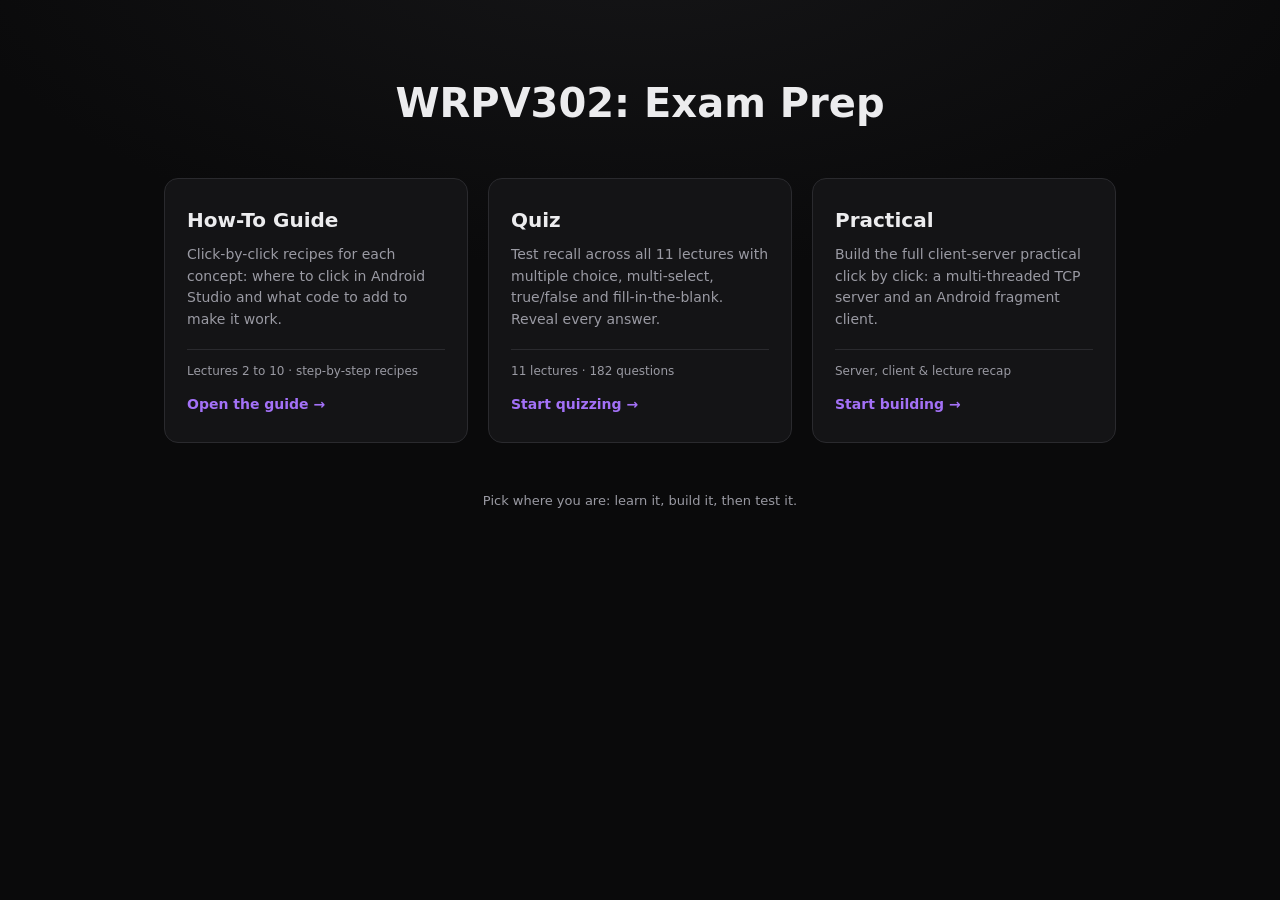
<file: index.html>
<!DOCTYPE html>
<html lang="en">
<head>
  <meta charset="UTF-8" />
  <meta name="viewport" content="width=device-width, initial-scale=1.0" />
  <title>WRPV302 Exam prep</title>
  <meta name="description" content="Exam prep for WRPV302 Advanced Programming: a revision quiz, a practical build walkthrough, and from-scratch lessons." />

  <link rel="icon" href="quiz/favicon.svg" type="image/svg+xml" />
  <link rel="canonical" href="https://noormosia.github.io/skool/" />

  <meta property="og:type" content="website" />
  <meta property="og:title" content="WRPV302: Exam prep" />
  <meta property="og:description" content="Quiz, practical walkthrough, and from-scratch lessons for Advanced Programming." />
  <meta property="og:url" content="https://noormosia.github.io/skool/" />
  <meta property="og:image" content="https://noormosia.github.io/skool/quiz/social-card.png" />
  <meta property="og:image:width" content="1200" />
  <meta property="og:image:height" content="630" />
  <meta name="twitter:card" content="summary_large_image" />
  <meta name="twitter:image" content="https://noormosia.github.io/skool/quiz/social-card.png" />
  <meta name="theme-color" content="#0a0a0b" />

  <style>
    :root {
      /* Kiro: near-black neutral dark, violet only as the accent */
      --bg: #0a0a0b;
      --panel: #141416;
      --panel-2: #1d1d20;
      --border: #2a2a2e;
      --text: #ececee;
      --muted: #9a9aa3;
      --accent: #a371f7;
      --accent-dim: #3a3350;
      --correct: #3fb950;
      --note: #e3b341;
    }
    * { box-sizing: border-box; }
    html, body {
      margin: 0; padding: 0; min-height: 100vh;
      background: radial-gradient(1200px 600px at 50% -10%, #161618 0%, var(--bg) 60%);
      color: var(--text);
      font-family: system-ui, -apple-system, "Segoe UI", Roboto, sans-serif;
      line-height: 1.55;
    }
    .wrap {
      max-width: 1000px;
      margin: 0 auto;
      padding: 72px 24px 80px;
    }
    header { text-align: center; margin-bottom: 44px; }
    .eyebrow {
      font-size: 13px; letter-spacing: 2px; text-transform: uppercase;
      color: var(--accent); margin: 0 0 10px;
    }
    h1 { font-size: 40px; margin: 0 0 12px; }
    .lede { font-size: 17px; color: var(--muted); margin: 0 auto; max-width: 560px; }

    .cards {
      display: grid;
      grid-template-columns: repeat(3, 1fr);
      gap: 20px;
      margin-top: 40px;
    }
    .card {
      display: flex; flex-direction: column;
      background: var(--panel);
      border: 1px solid var(--border);
      border-radius: 14px;
      padding: 26px 22px;
      text-decoration: none;
      color: inherit;
      transition: transform 0.15s ease, border-color 0.15s ease, background 0.15s ease;
    }
    .card:hover {
      transform: translateY(-4px);
      border-color: var(--accent);
      background: var(--panel-2);
    }
    .card-icon {
      width: 48px; height: 48px; border-radius: 12px;
      display: flex; align-items: center; justify-content: center;
      margin-bottom: 18px;
      border: 1px solid var(--border);
      background: var(--bg);
    }
    .card-icon svg { width: 26px; height: 26px; }
    .card h2 { font-size: 20px; margin: 0 0 8px; }
    .card p { font-size: 14px; color: var(--muted); margin: 0 0 18px; flex: 1; }
    .card .meta {
      font-size: 12px; color: var(--muted);
      border-top: 1px solid var(--border); padding-top: 12px;
    }
    .card .go {
      margin-top: 14px; font-size: 14px; font-weight: 600; color: var(--accent);
      display: inline-flex; align-items: center; gap: 6px;
    }

    footer { text-align: center; margin-top: 48px; color: var(--muted); font-size: 13px; }

    @media (max-width: 720px) {
      .wrap { padding: 44px 16px 60px; }
      h1 { font-size: 30px; }
      .cards { grid-template-columns: 1fr; gap: 16px; }
    }
  </style>
</head>
<body>
  <div class="wrap">
    <header>
      <h1>WRPV302: Exam Prep</h1>
    </header>

    <div class="cards">
      <!-- Lessons -->
      <a class="card" href="lessons/index.html">
        <h2>How-To Guide</h2>
        <p>Click-by-click recipes for each concept: where to click in Android Studio and what code to add to make it work.</p>
        <span class="meta">Lectures 2 to 10 &middot; step-by-step recipes</span>
        <span class="go">Open the guide &rarr;</span>
      </a>

      <!-- Quiz -->
      <a class="card" href="quiz/index.html">
        <h2>Quiz</h2>
        <p>Test recall across all 11 lectures with multiple choice, multi-select, true/false and fill-in-the-blank. Reveal every answer.</p>
        <span class="meta">11 lectures &middot; 182 questions</span>
        <span class="go">Start quizzing &rarr;</span>
      </a>

      <!-- Practical -->
      <a class="card" href="practical/index.html">
        <h2>Practical</h2>
        <p>Build the full client-server practical click by click: a multi-threaded TCP server and an Android fragment client.</p>
        <span class="meta">Server, client &amp; lecture recap</span>
        <span class="go">Start building &rarr;</span>
      </a>
    </div>

    <footer>Pick where you are: learn it, build it, then test it.</footer>
  </div>
</body>
</html>
</file>
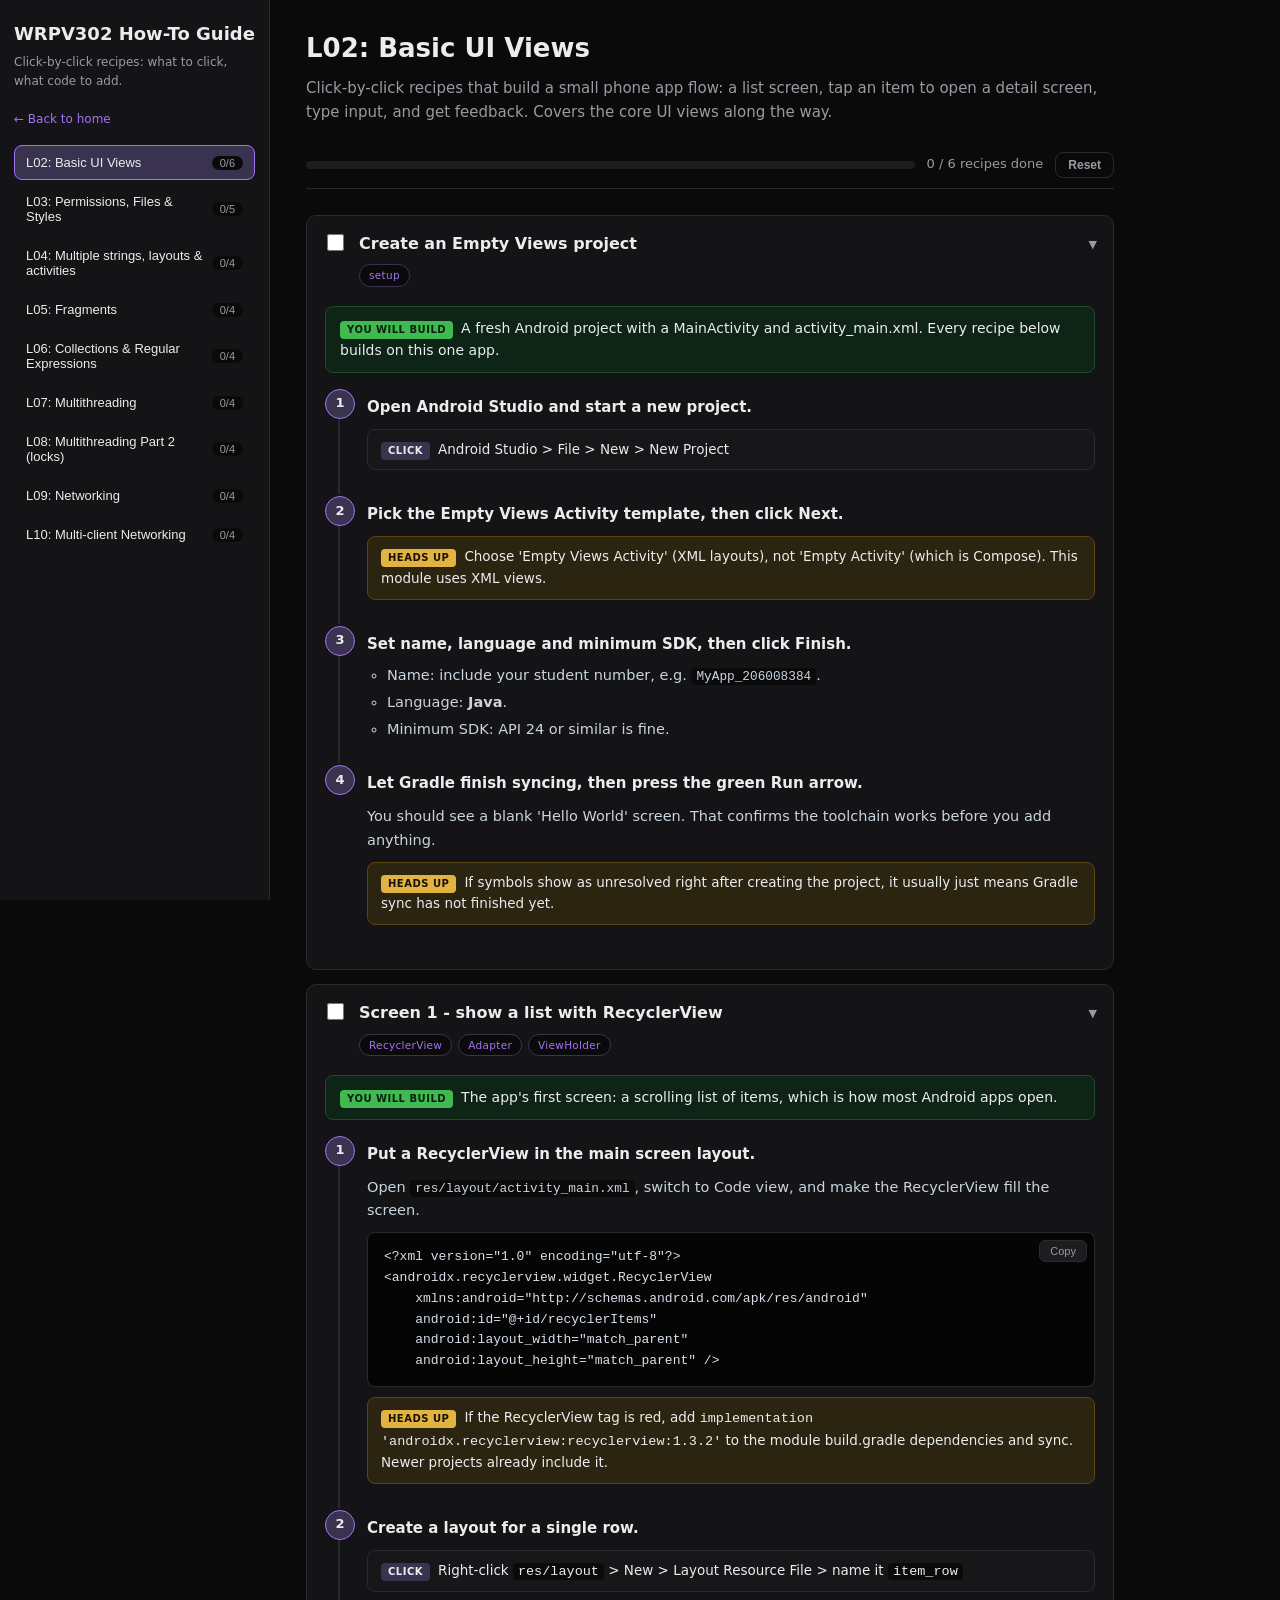
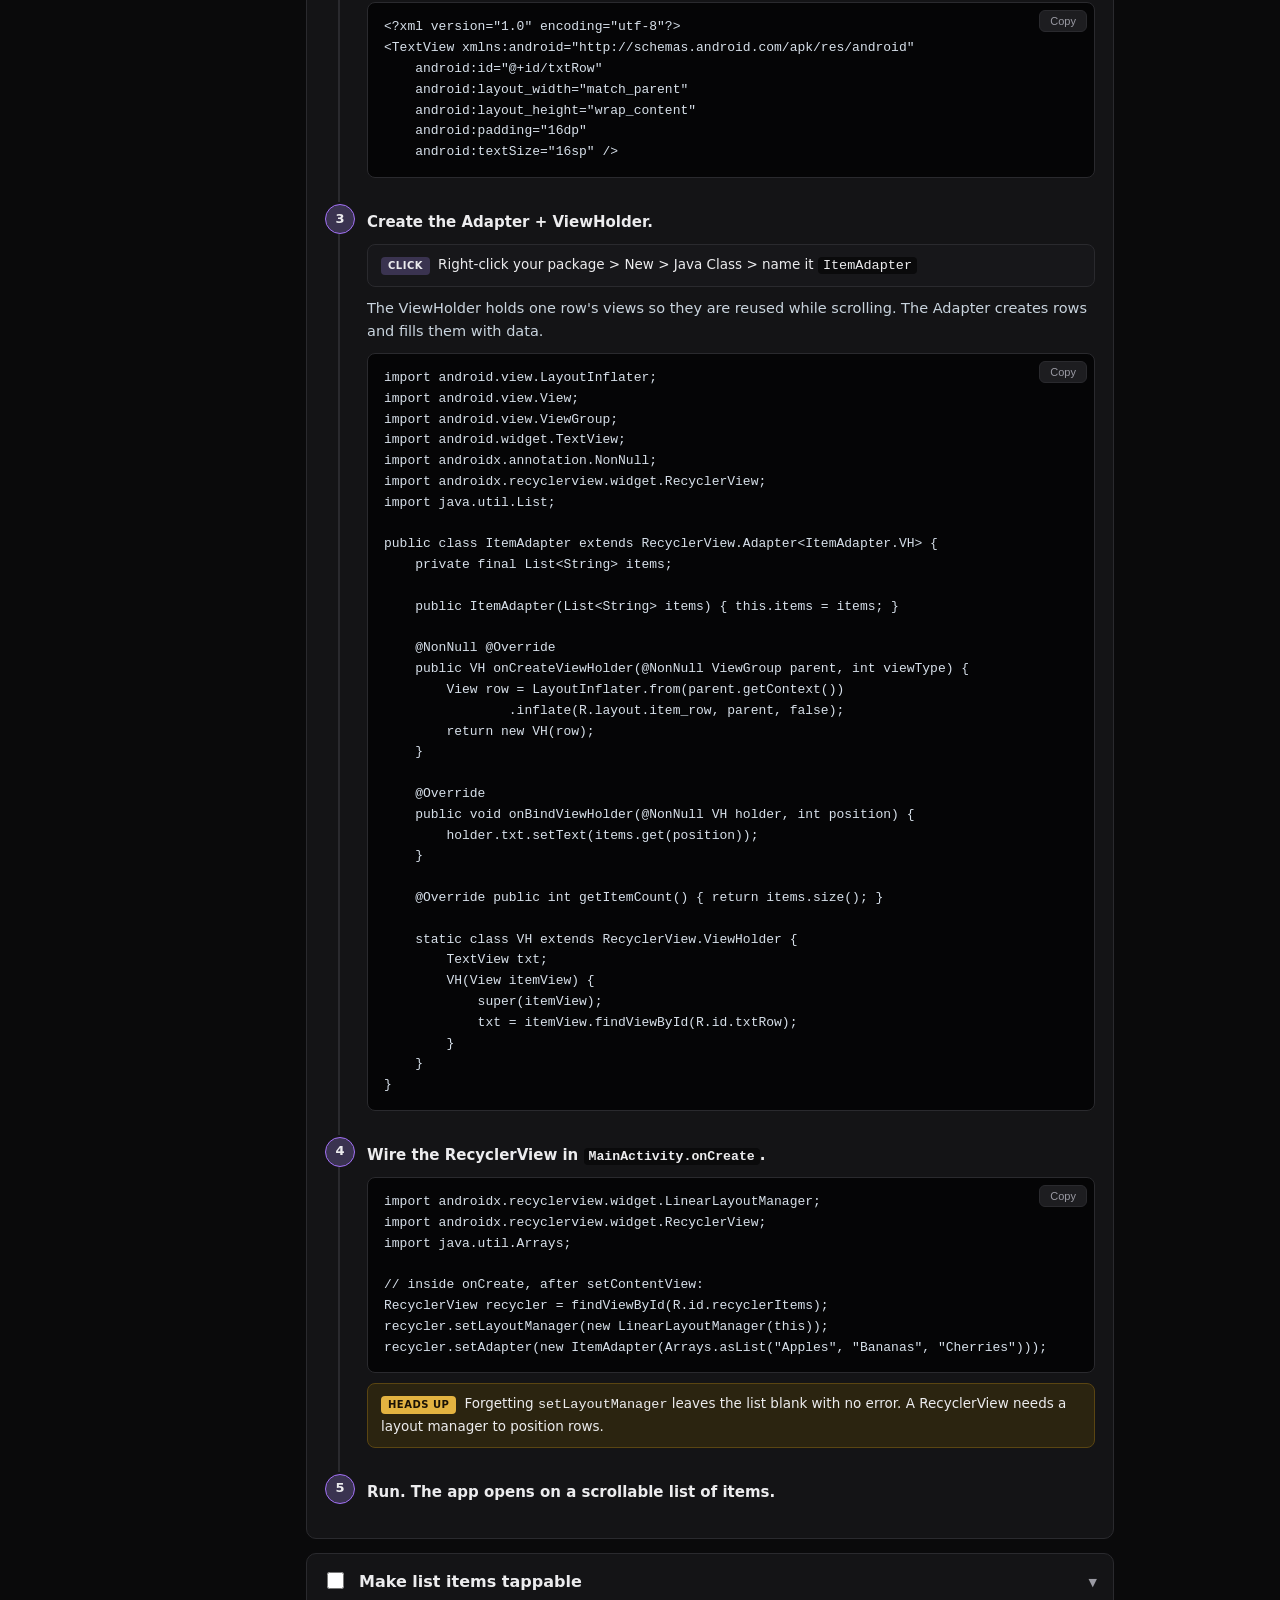
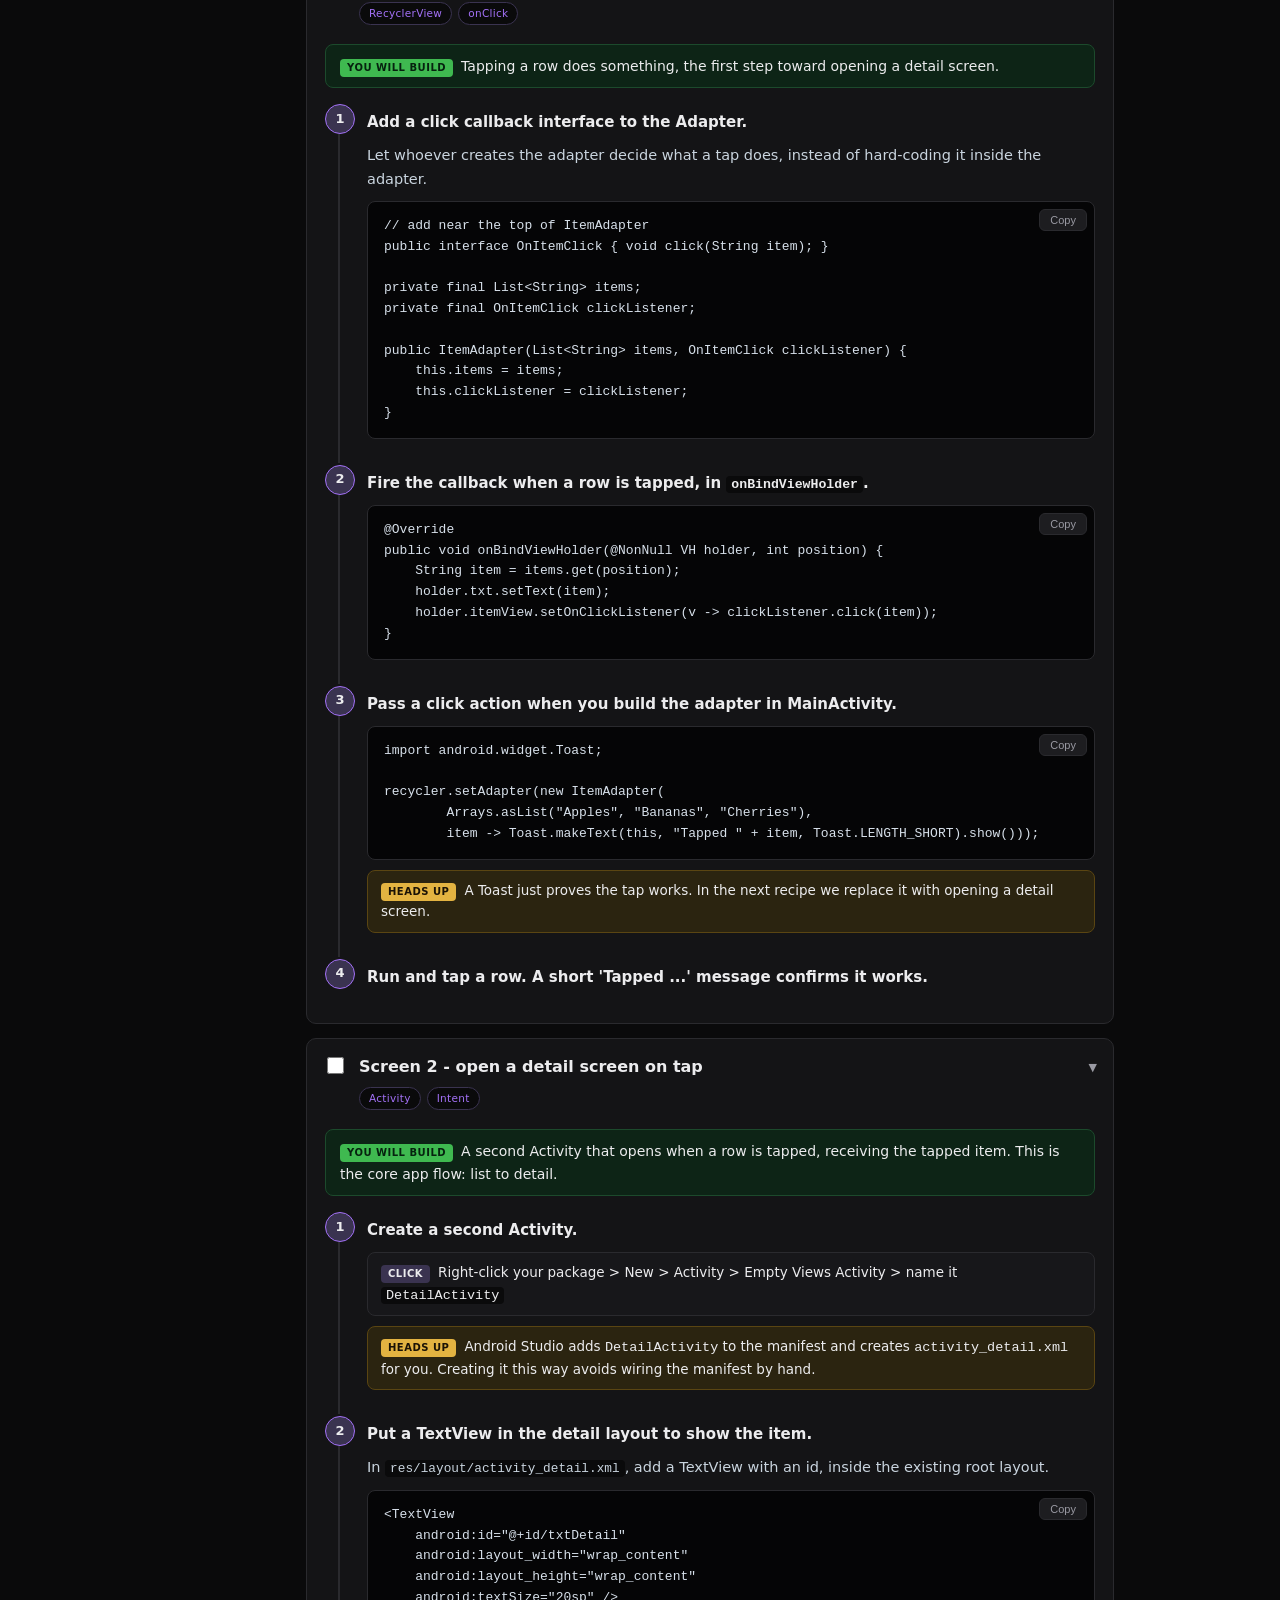
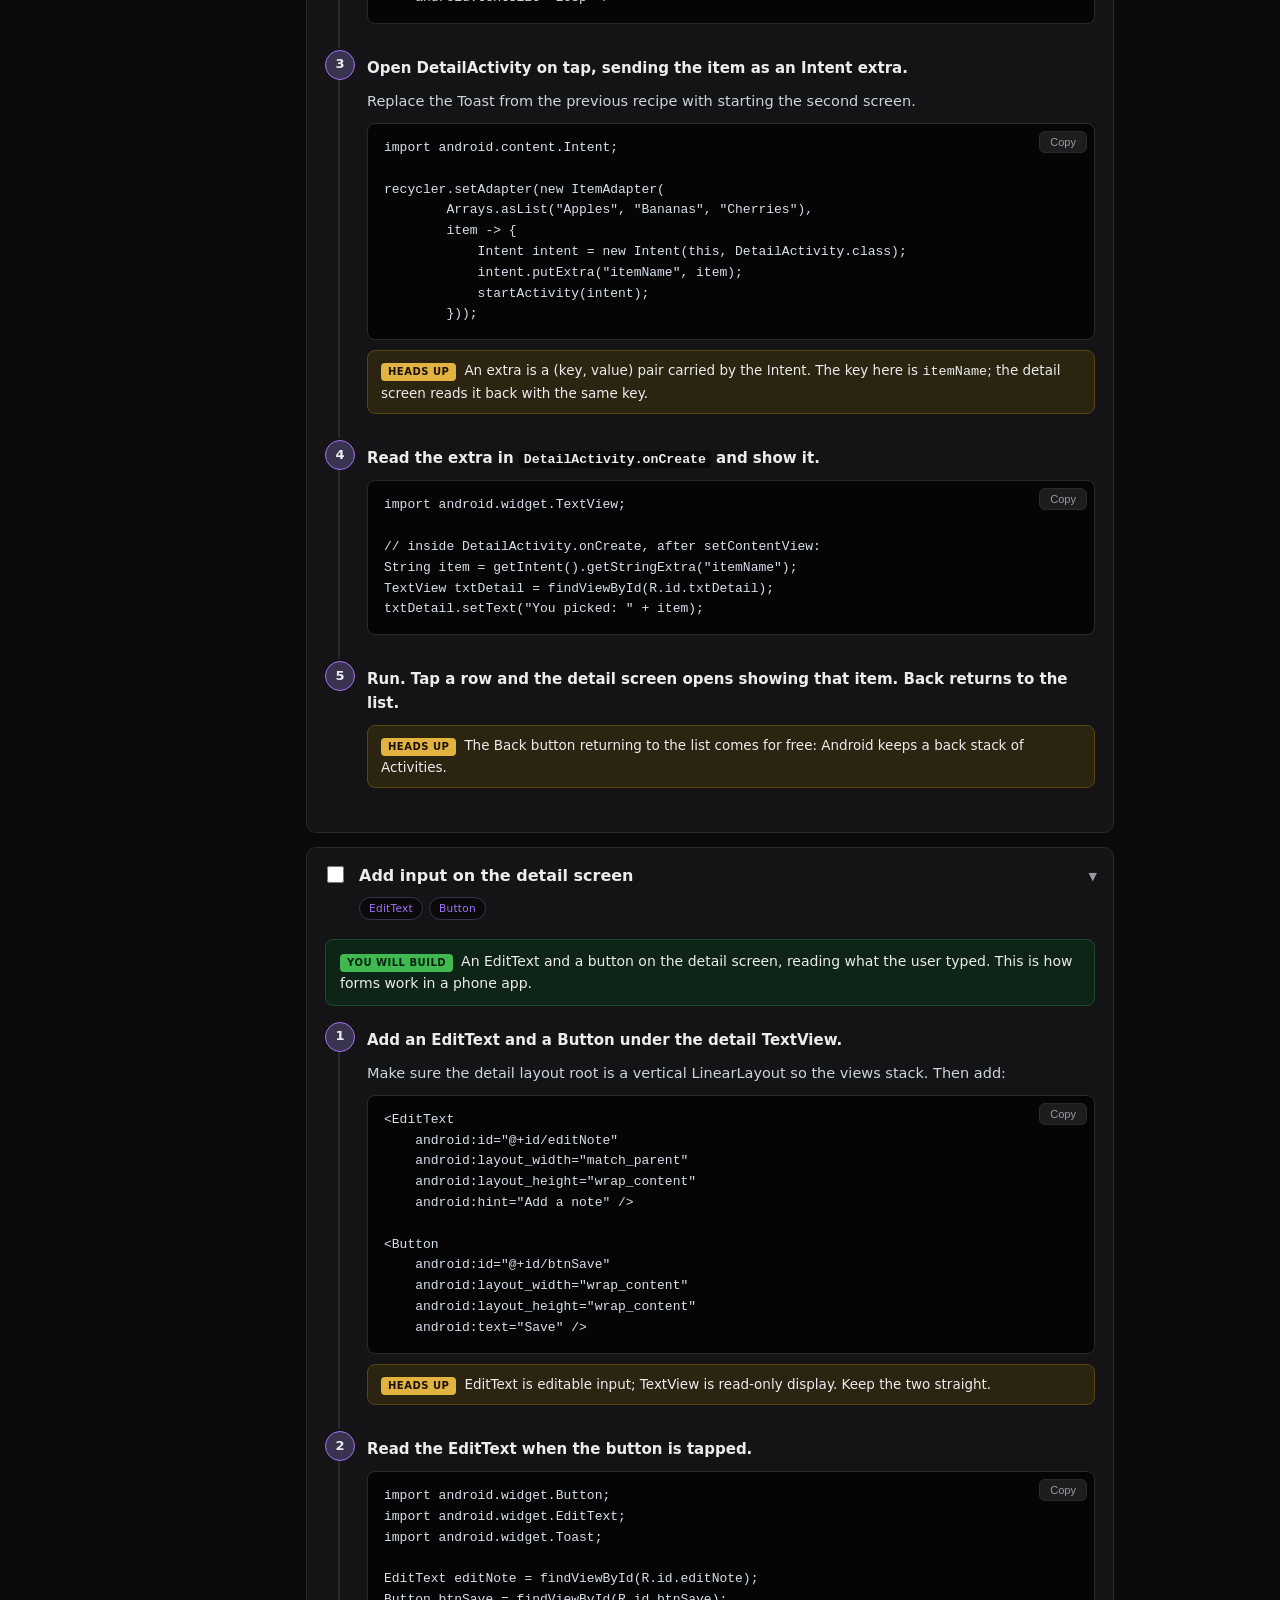
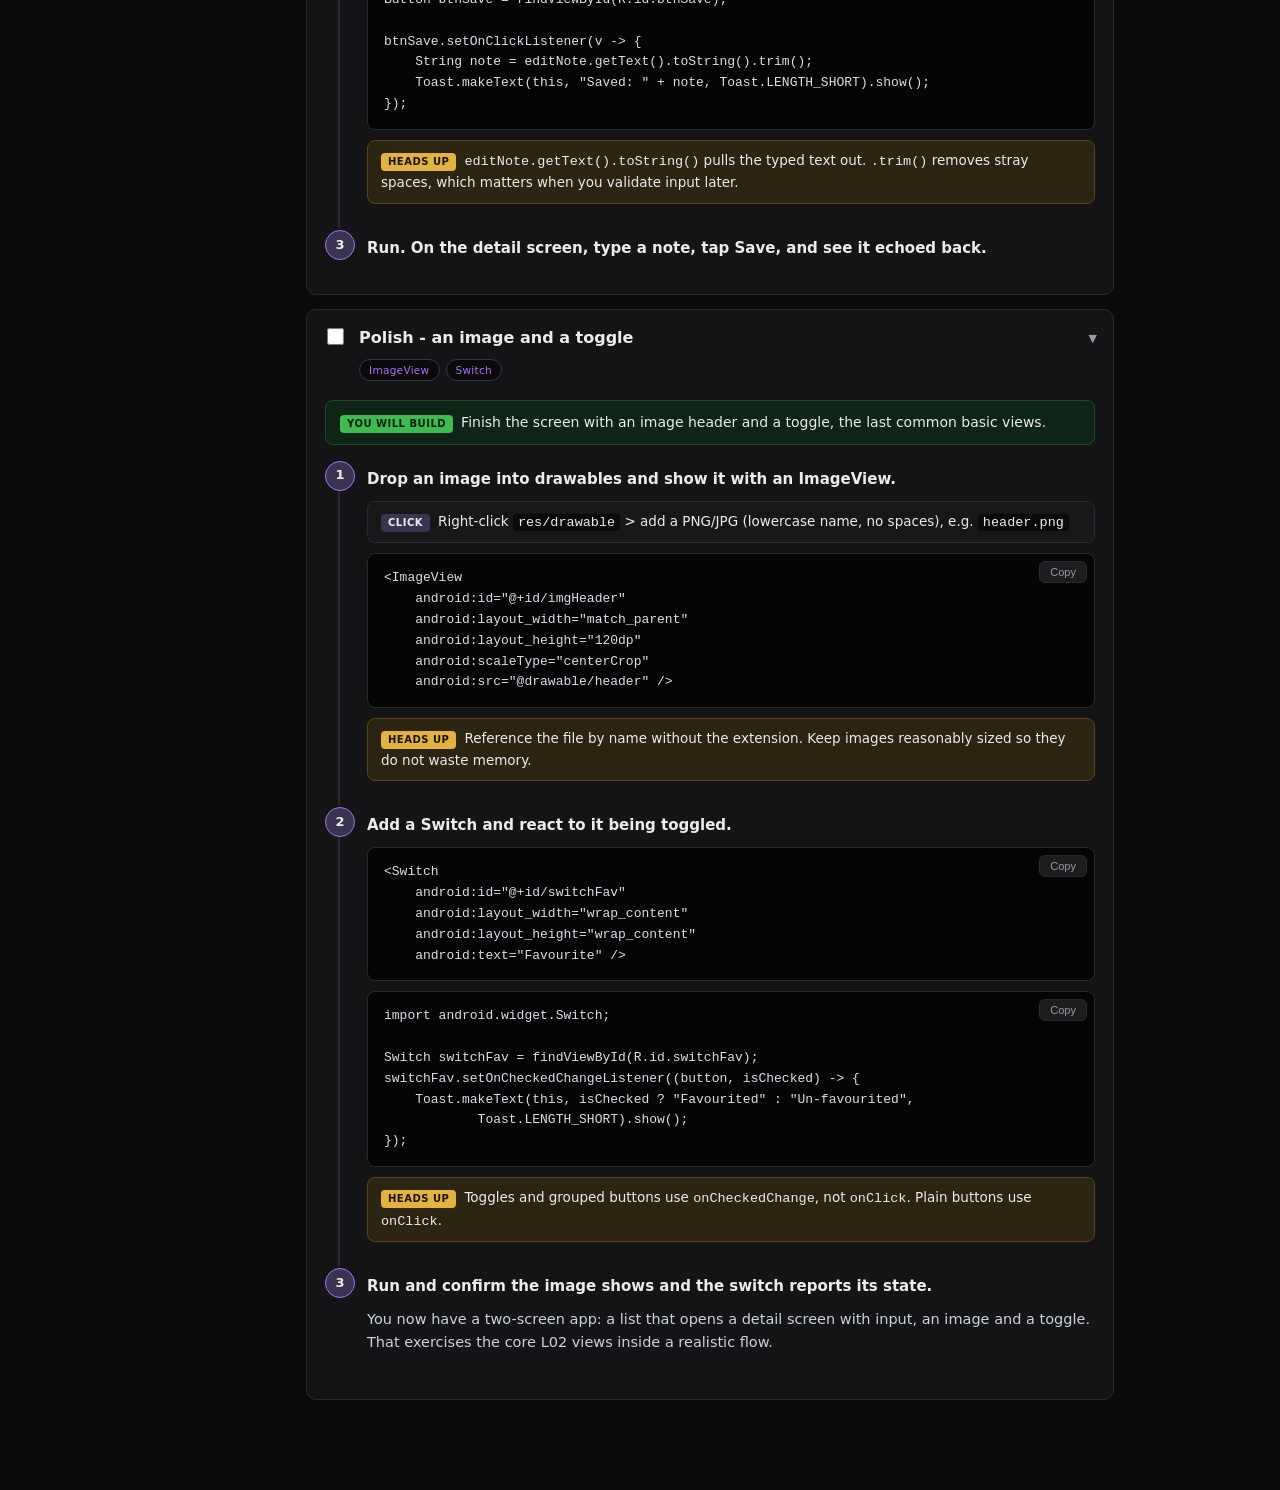
<file: lessons/index.html>
<!DOCTYPE html>
<html lang="en">
<head>
  <meta charset="UTF-8" />
  <meta name="viewport" content="width=device-width, initial-scale=1.0" />
  <title>WRPV302 How-To Guide</title>
  <meta name="description" content="Click-by-click how-to recipes for WRPV302 Advanced Programming, lectures 2 to 10: what to click and what code to add." />

  <link rel="icon" href="../quiz/favicon.svg" type="image/svg+xml" />
  <link rel="stylesheet" href="styles.css" />
</head>
<body>
  <header class="topbar">
    <button class="hamburger" id="menuToggle" aria-label="Open lesson menu" aria-expanded="false" aria-controls="sidebar">
      <span></span><span></span><span></span>
    </button>
    <span class="topbar-title">WRPV302 How-To</span>
  </header>

  <div class="app">
    <div class="backdrop" id="backdrop" hidden></div>

    <aside class="sidebar" id="sidebar">
      <h1>WRPV302 How-To Guide</h1>
      <p class="subtitle">Click-by-click recipes: what to click, what code to add.</p>
      <a class="home-link" href="../index.html">&larr; Back to home</a>
      <ul class="nav-list" id="navList"></ul>
    </aside>

    <main class="main" id="main"></main>
  </div>

  <!-- Engine first so registerLesson() exists before the banks run. -->
  <script src="lesson-engine.js"></script>

  <!-- Lesson banks: one file per lecture, L2 to L10 -->
  <script src="lectures/lesson-02.js"></script>
  <script src="lectures/lesson-03.js"></script>
  <script src="lectures/lesson-04.js"></script>
  <script src="lectures/lesson-05.js"></script>
  <script src="lectures/lesson-06.js"></script>
  <script src="lectures/lesson-07.js"></script>
  <script src="lectures/lesson-08.js"></script>
  <script src="lectures/lesson-09.js"></script>
  <script src="lectures/lesson-10.js"></script>
</body>
</html>
</file>
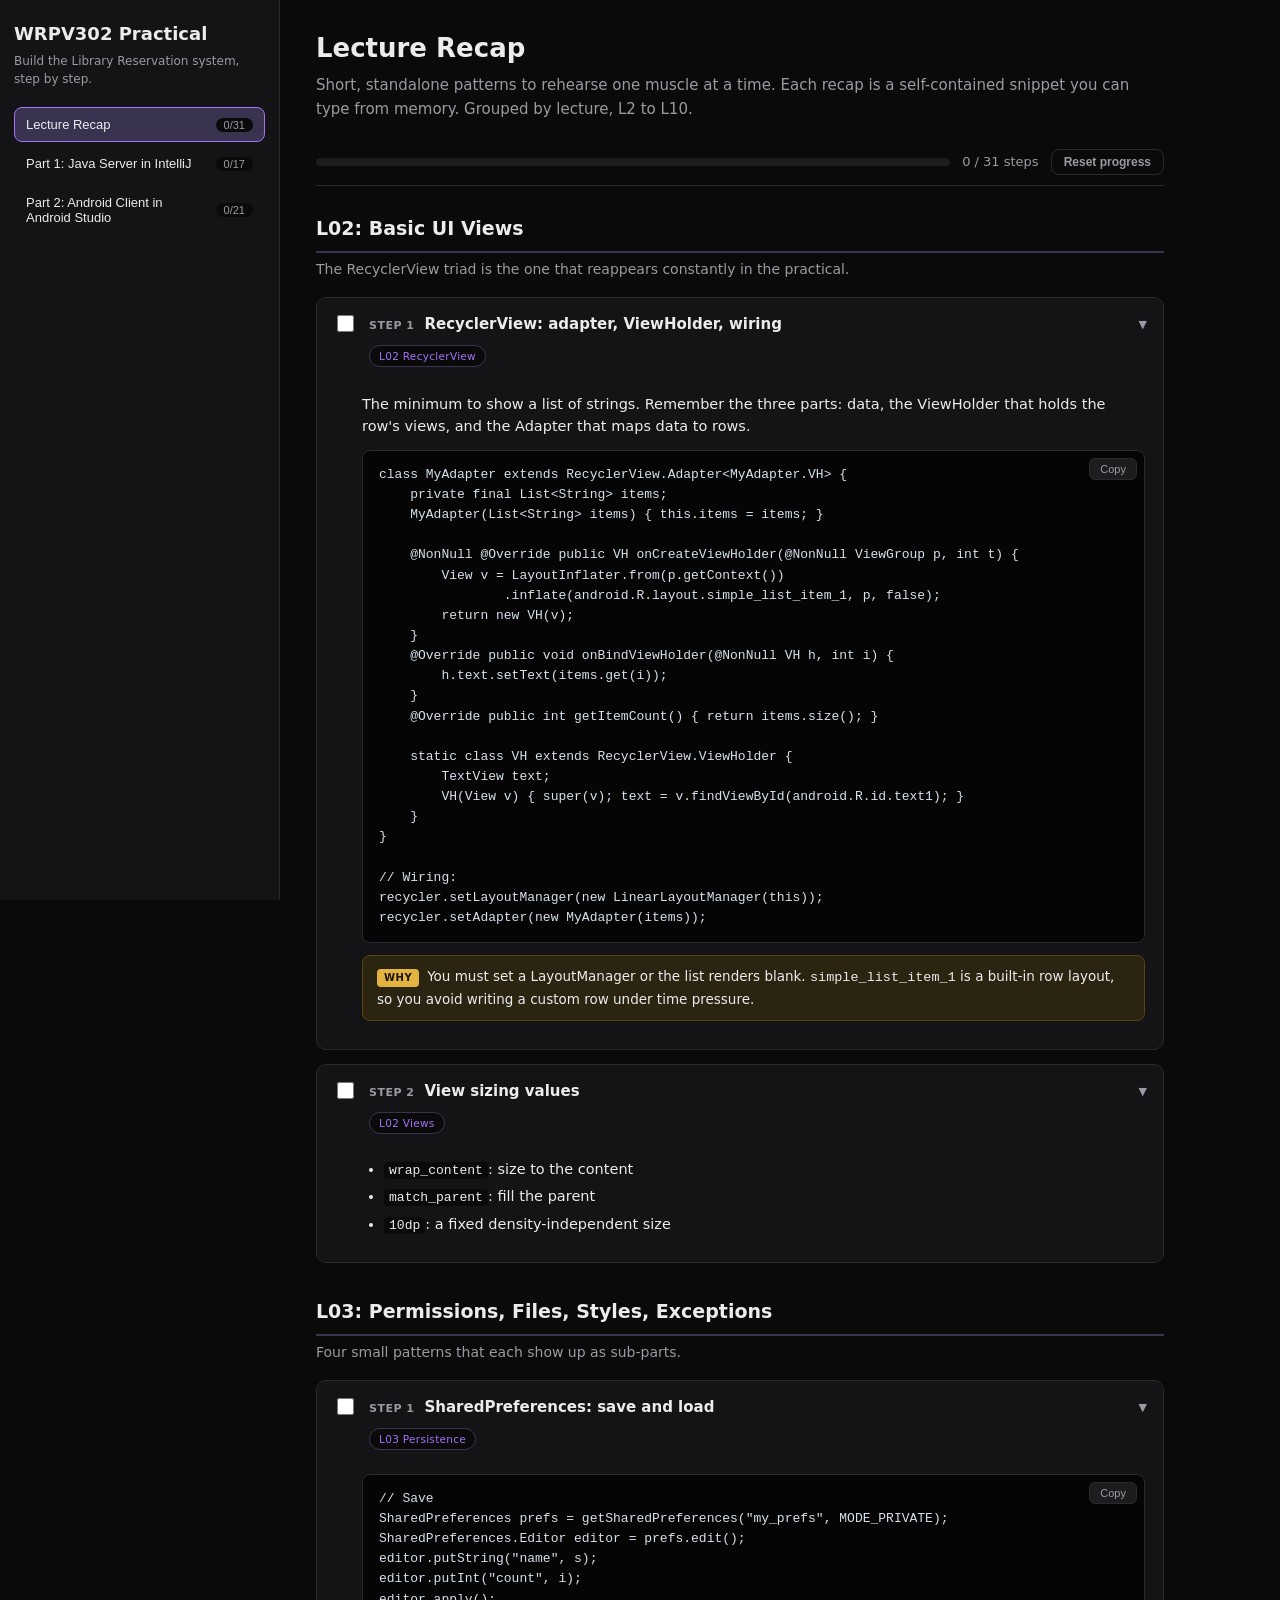
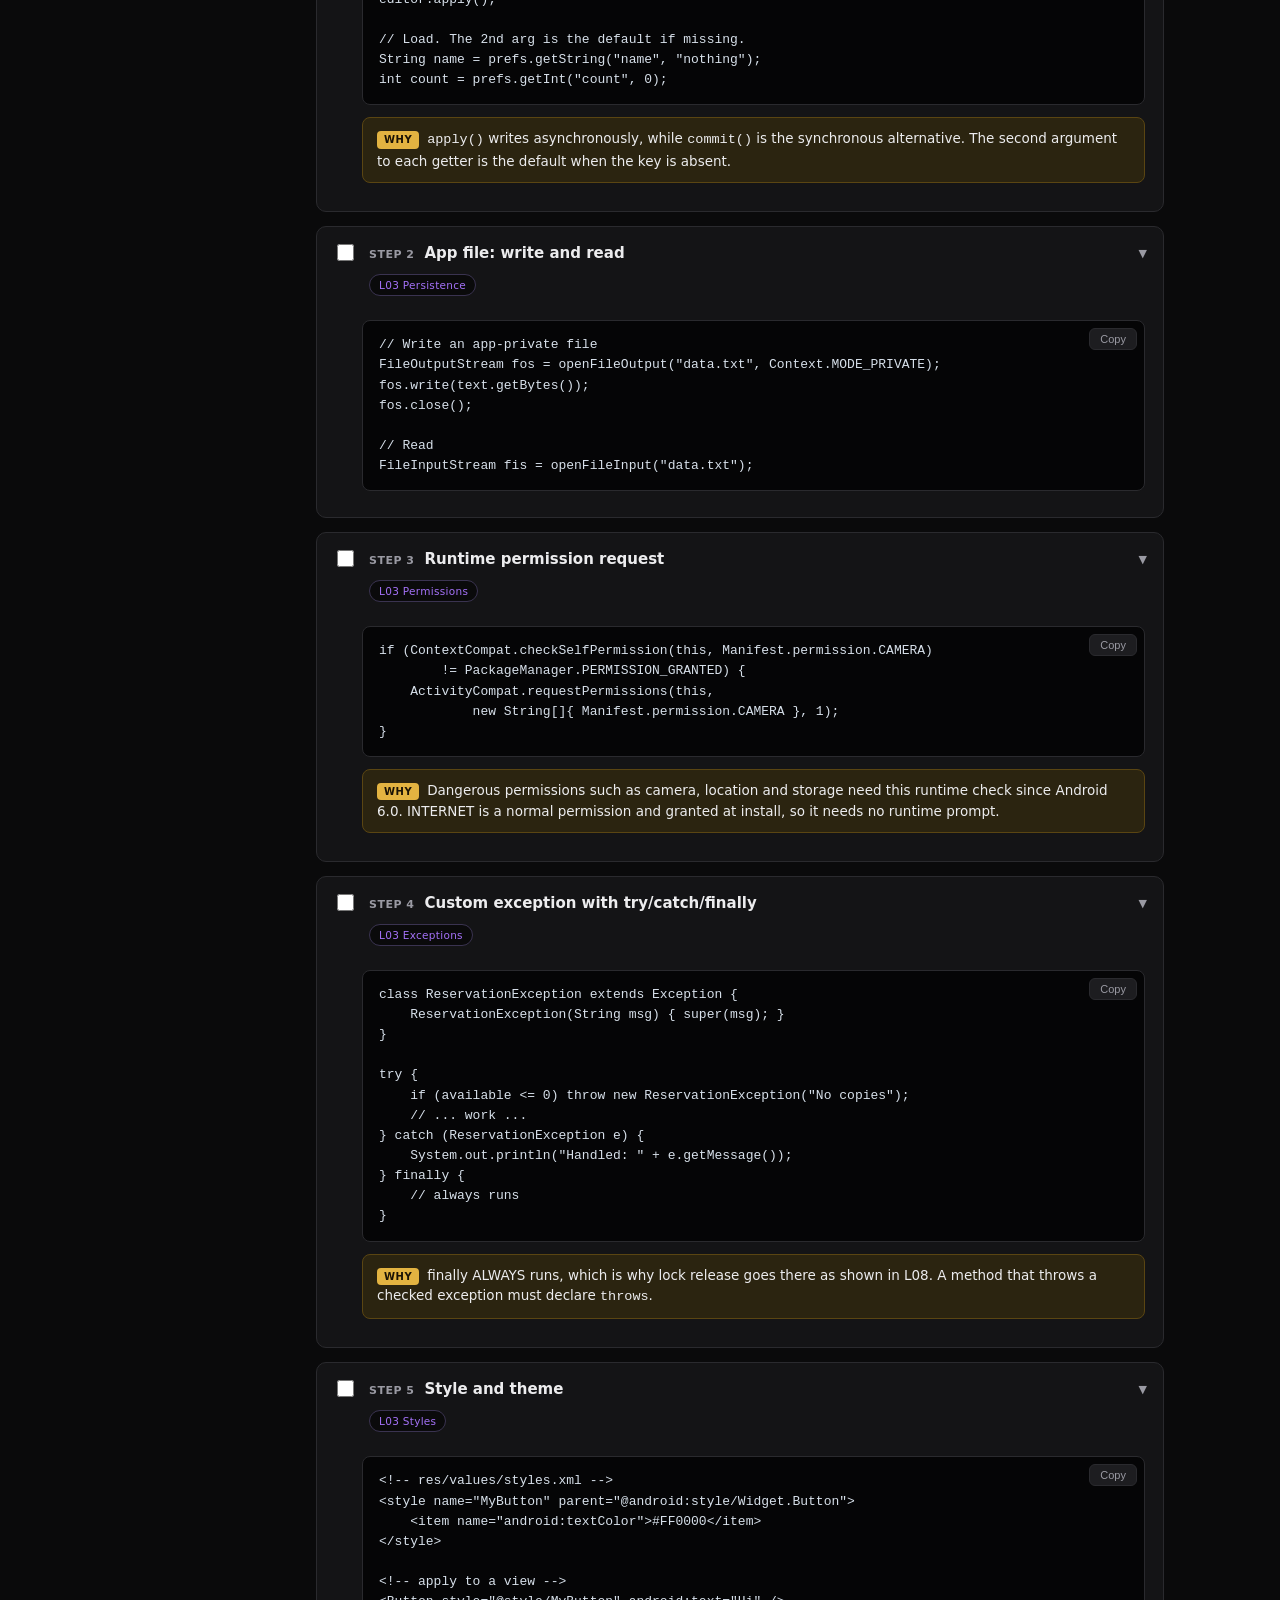
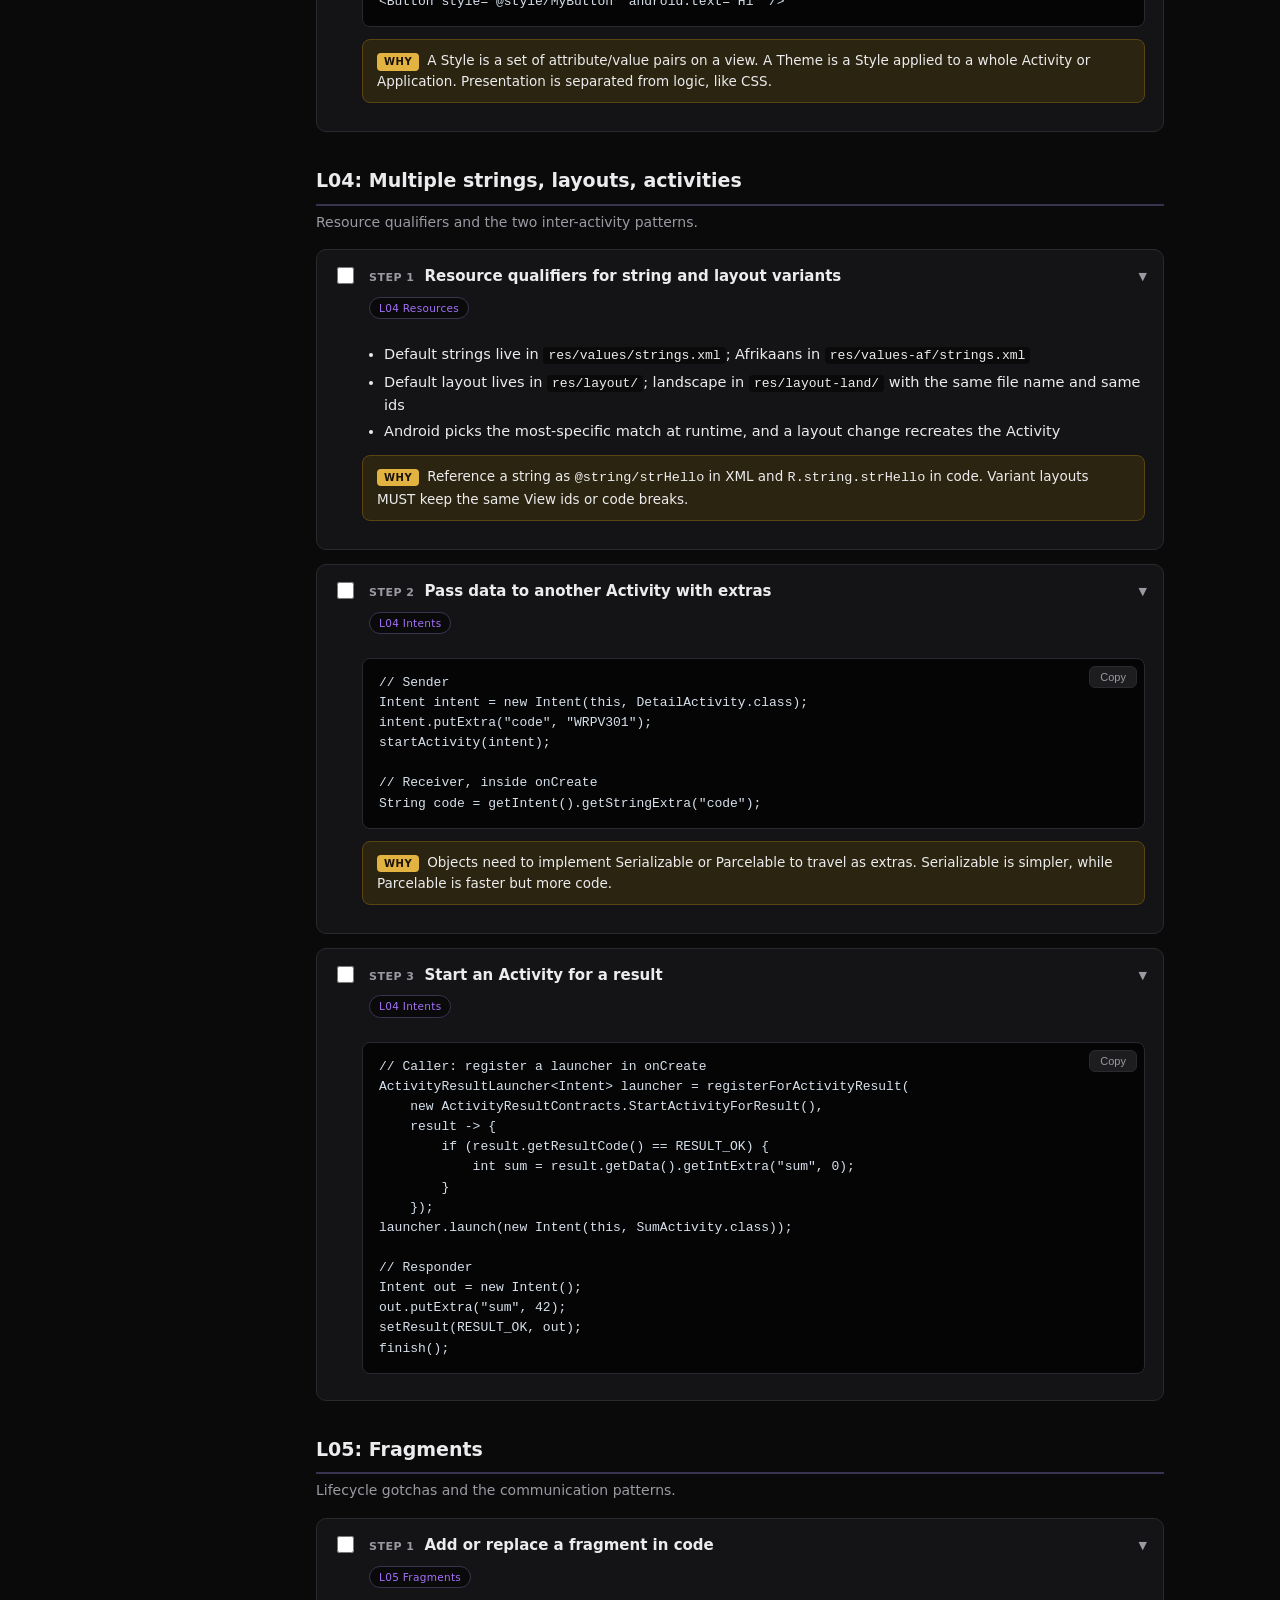
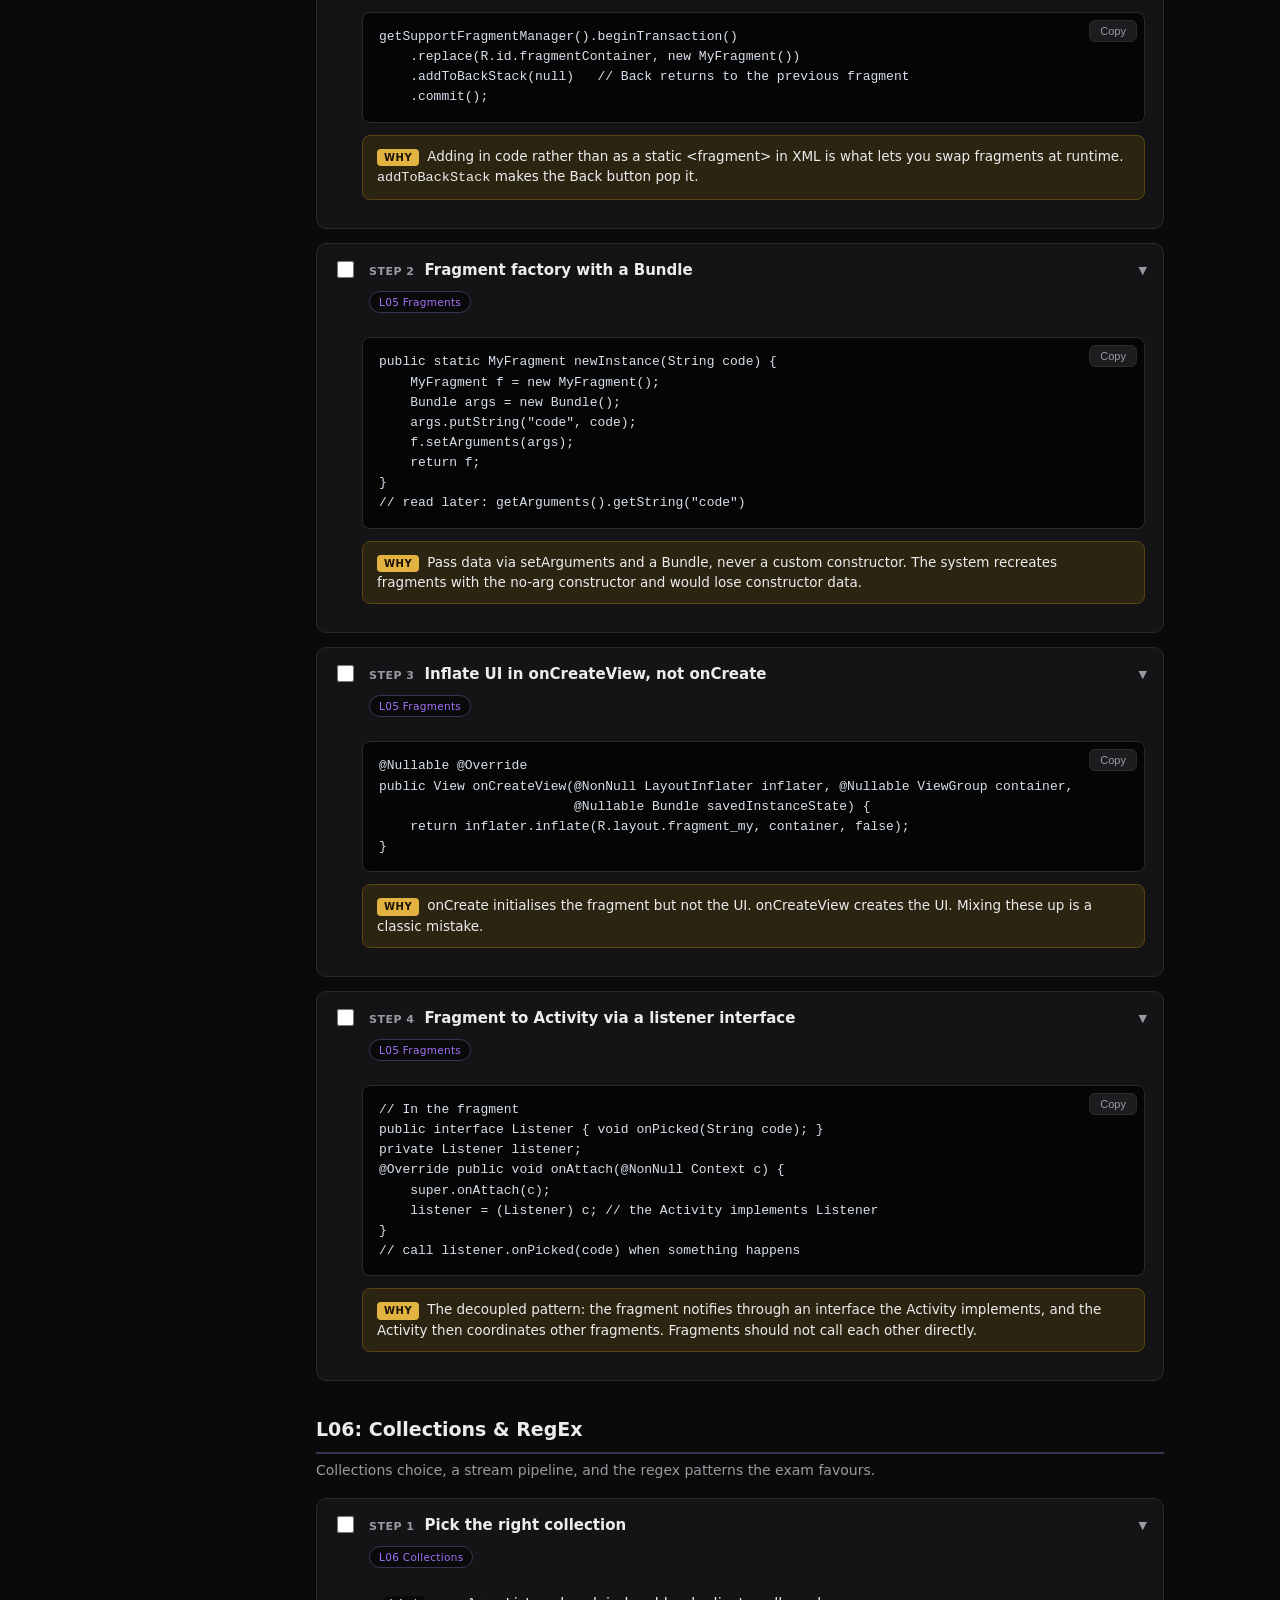
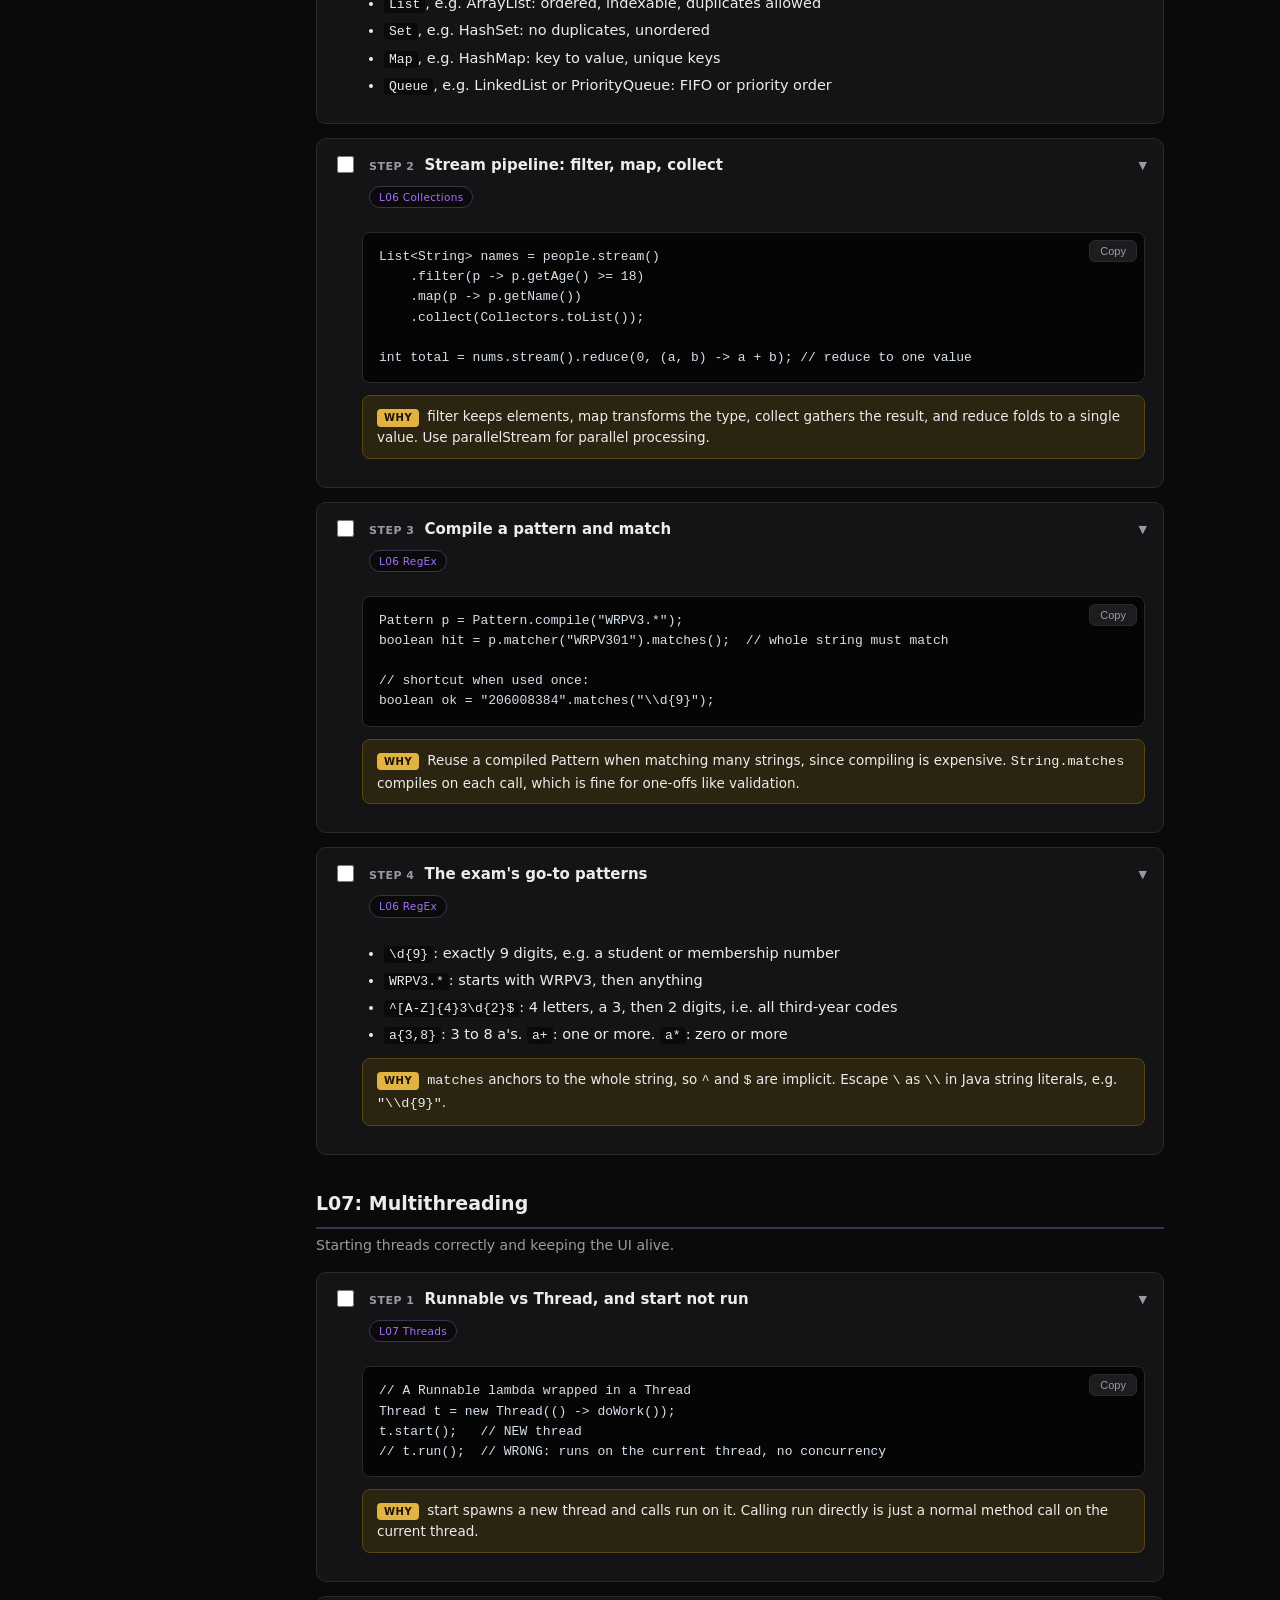
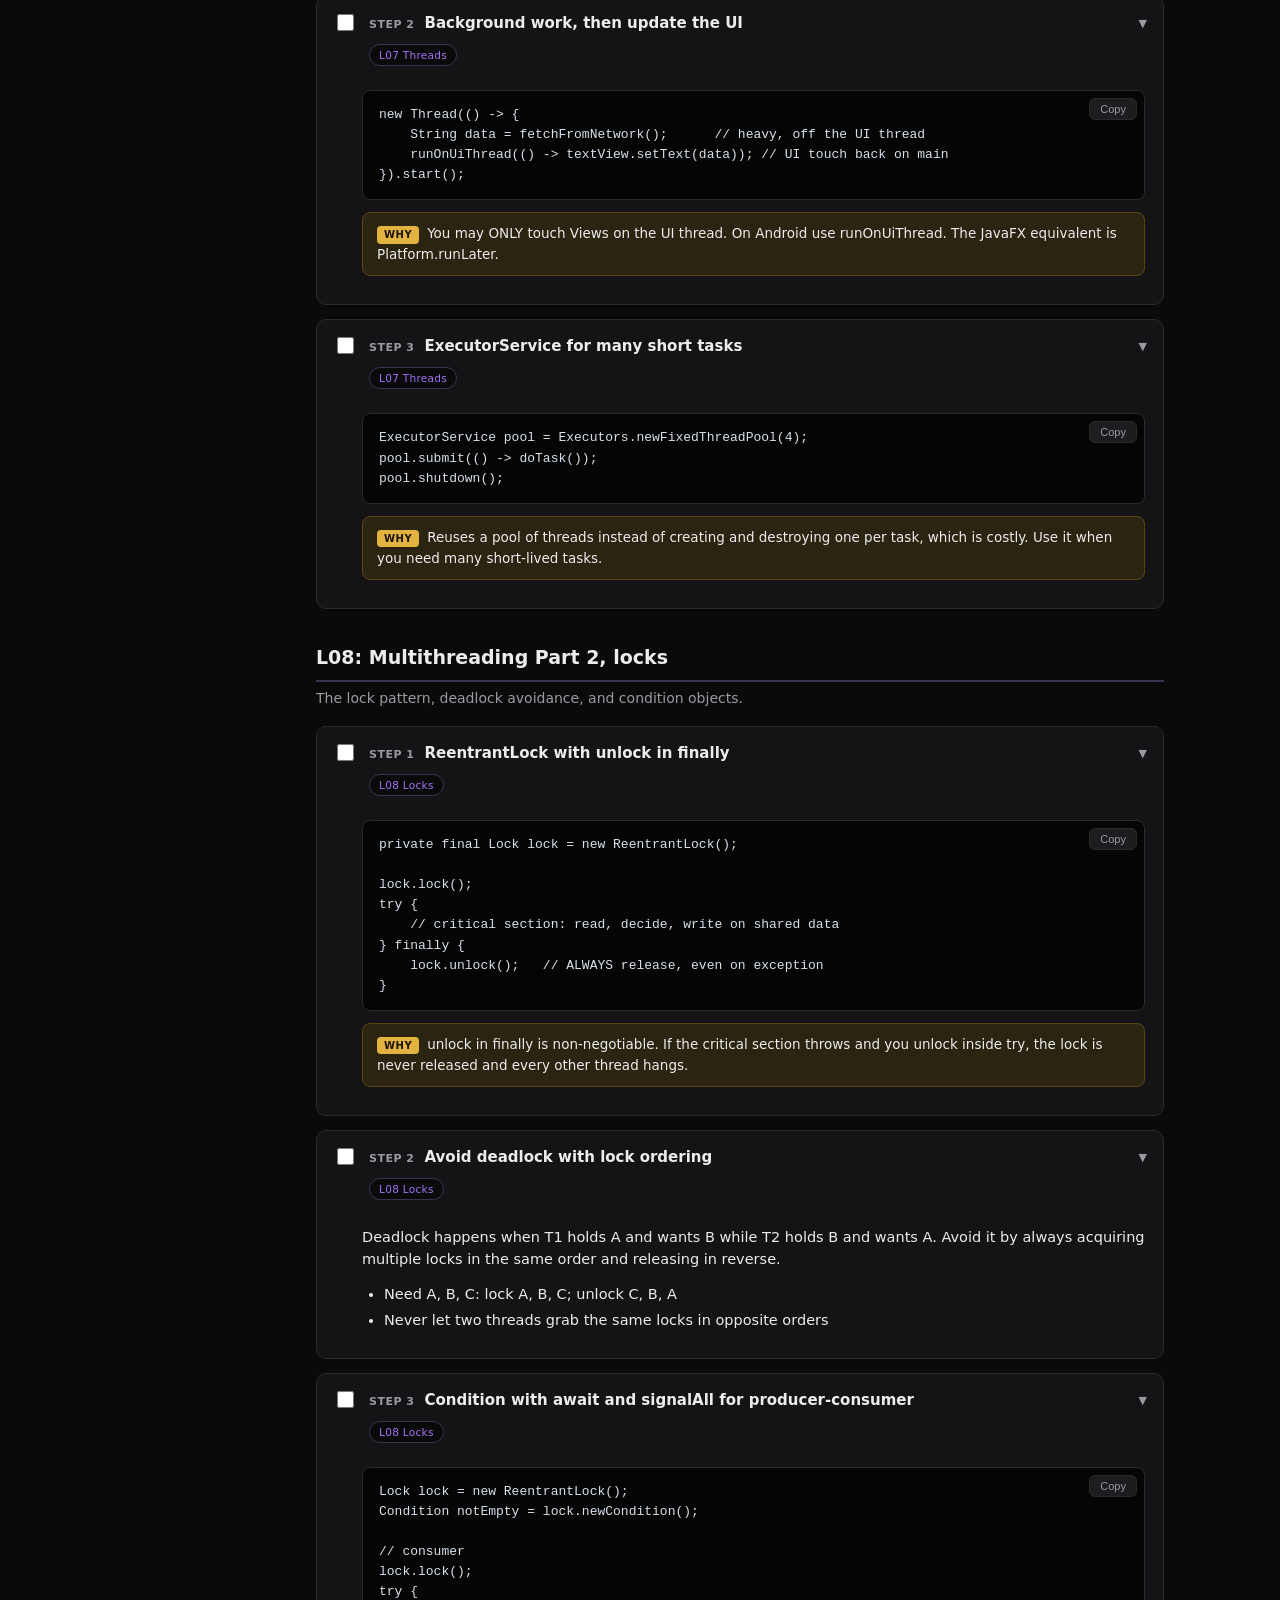
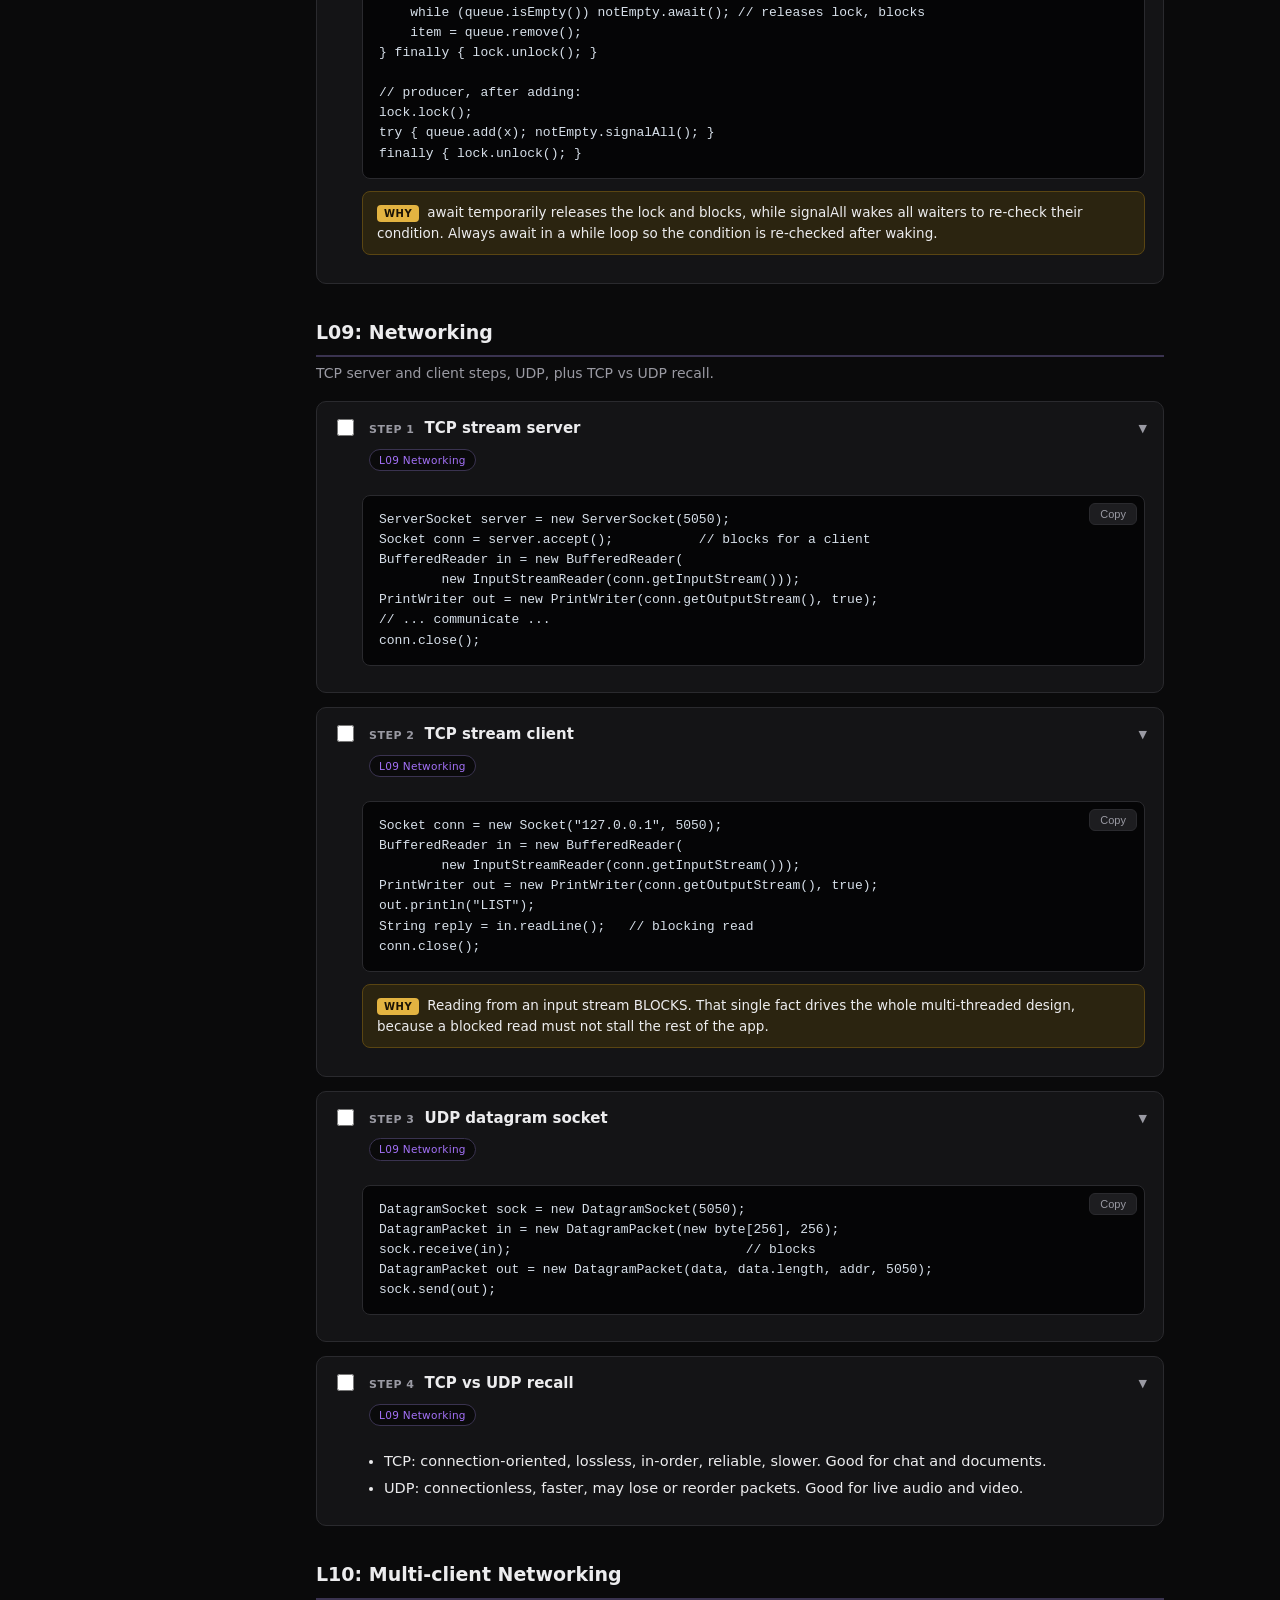
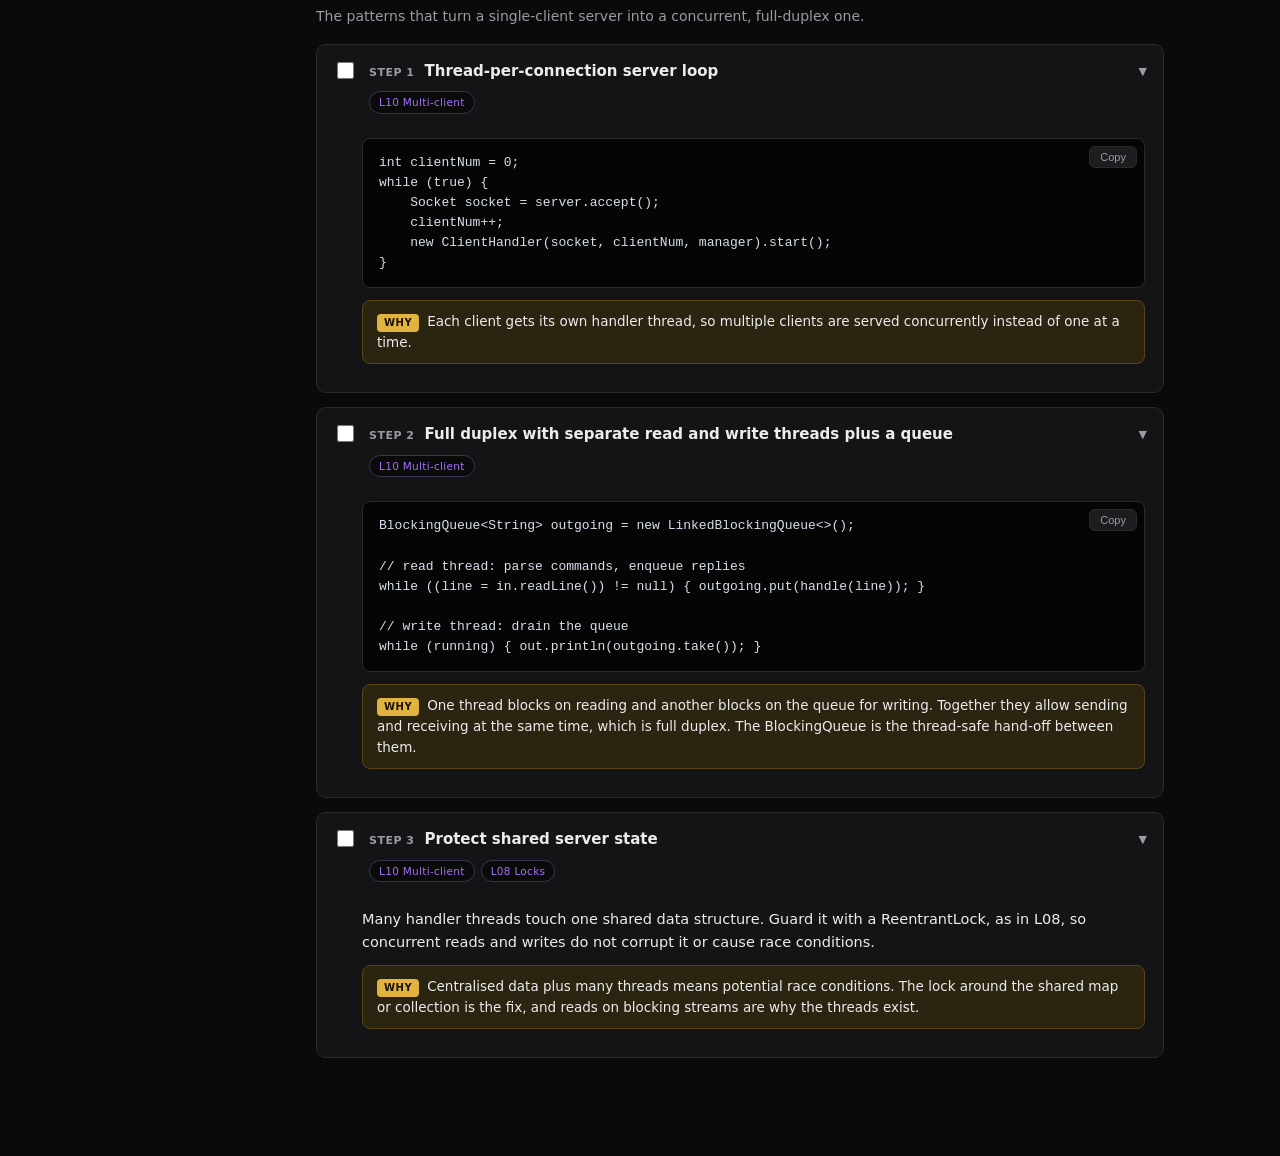
<file: practical/index.html>
<!DOCTYPE html>
<html lang="en">
<head>
  <meta charset="UTF-8" />
  <meta name="viewport" content="width=device-width, initial-scale=1.0" />
  <title>WRPV302 Practical Walkthrough</title>
  <meta name="description" content="Click-by-click practical build for WRPV302: a multi-threaded TCP server and Android fragment client, mirroring the exam practical." />

  <link rel="icon" href="../quiz/favicon.svg" type="image/svg+xml" />
  <link rel="stylesheet" href="styles.css" />
</head>
<body>
  <header class="topbar">
    <button class="hamburger" id="menuToggle" aria-label="Open walkthrough menu" aria-expanded="false" aria-controls="sidebar">
      <span></span><span></span><span></span>
    </button>
    <span class="topbar-title">WRPV302 Practical</span>
  </header>

  <div class="app">
    <div class="backdrop" id="backdrop" hidden></div>

    <aside class="sidebar" id="sidebar">
      <h1>WRPV302 Practical</h1>
      <p class="subtitle">Build the Library Reservation system, step by step.</p>
      <ul class="nav-list" id="navList"></ul>
    </aside>

    <main class="main" id="main"></main>
  </div>

  <!-- Engine first so registerWalkthrough() exists before the banks run. -->
  <script src="walkthrough-engine.js"></script>

  <!-- Walkthrough banks (nav sorts by id, so 0-recap shows first) -->
  <script src="walkthroughs/0-recap.js"></script>
  <script src="walkthroughs/1-server.js"></script>
  <script src="walkthroughs/2-client.js"></script>
</body>
</html>
</file>
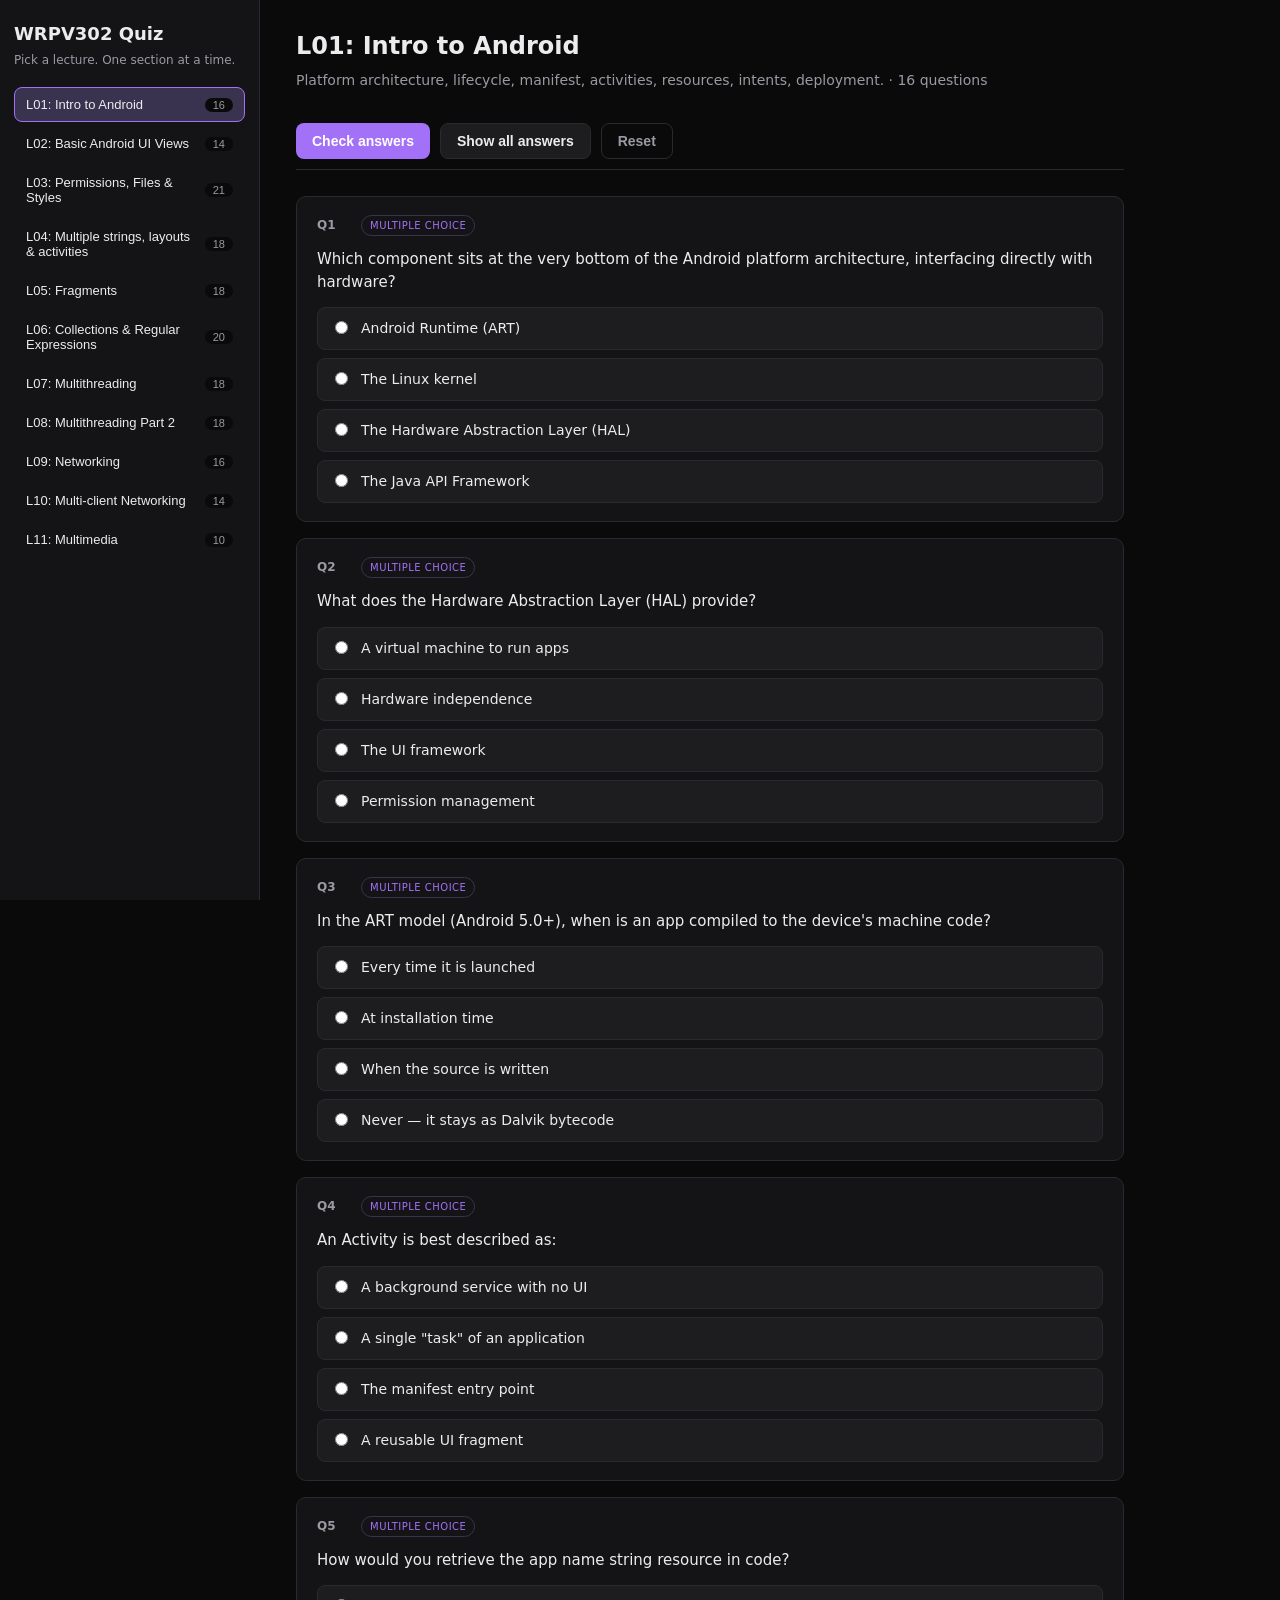
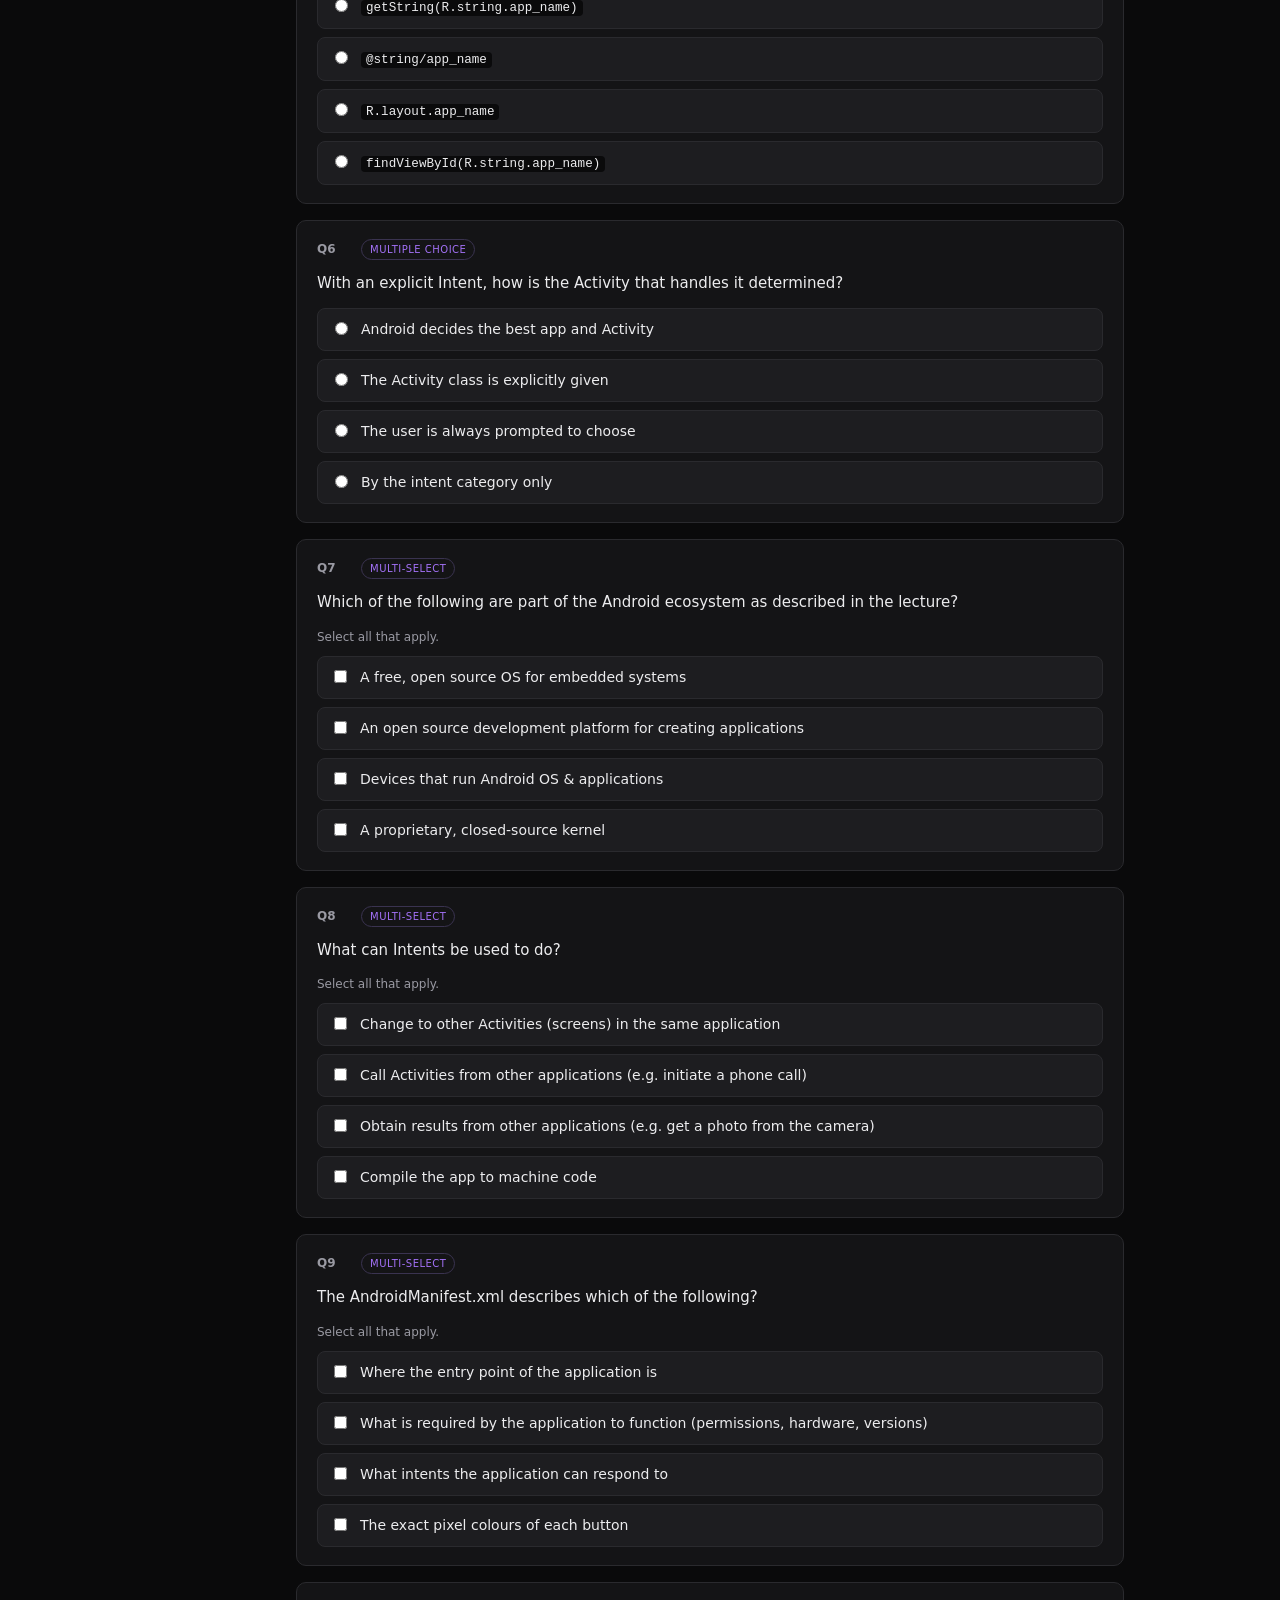
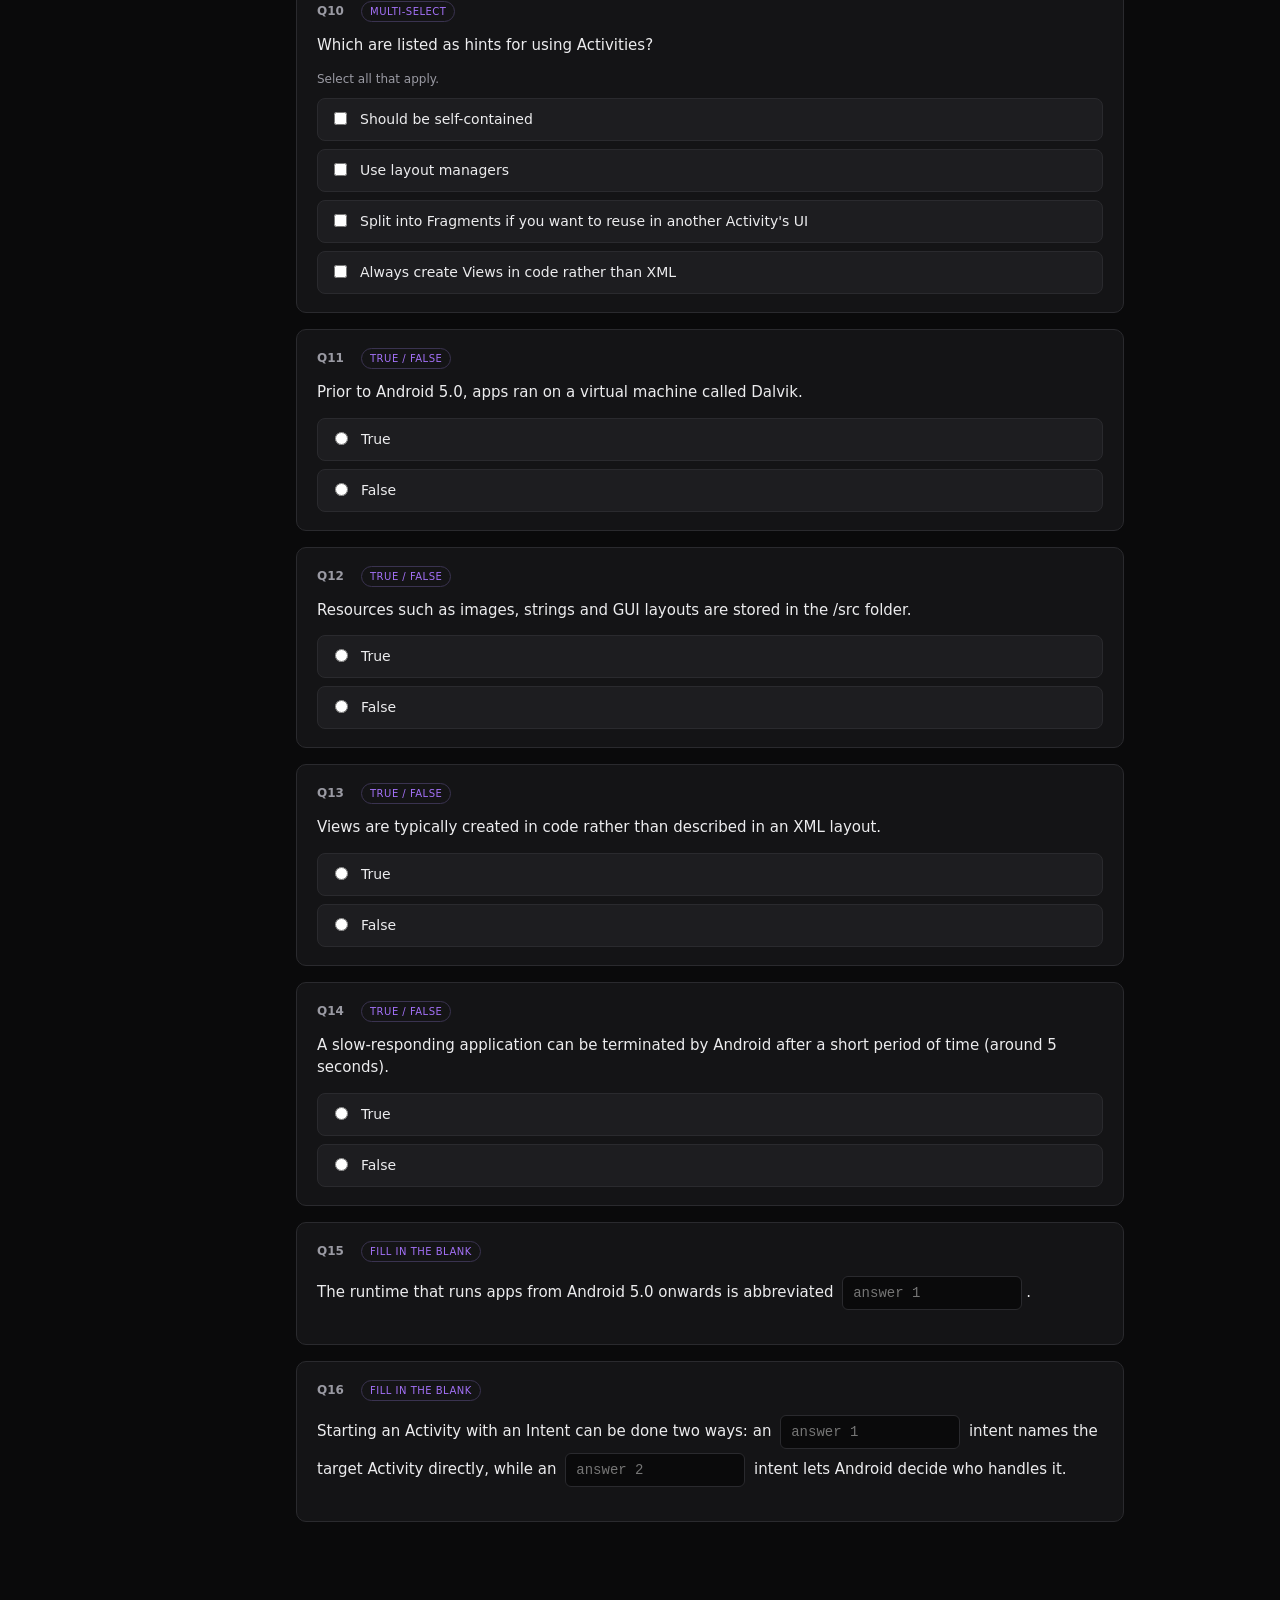
<file: quiz/index.html>
<!DOCTYPE html>
<html lang="en">
<head>
  <meta charset="UTF-8" />
  <meta name="viewport" content="width=device-width, initial-scale=1.0" />
  <title>WRPV302 Study Quiz</title>
  <meta name="description" content="Exam revision quiz for WRPV302 Advanced Programming: 11 lectures, 182 questions across multiple choice, multi-select, true/false and fill-in-the-blank." />

  <!-- Favicons -->
  <link rel="icon" href="favicon.svg" type="image/svg+xml" />
  <link rel="icon" href="favicon-32.png" sizes="32x32" type="image/png" />
  <link rel="apple-touch-icon" href="apple-touch-icon.png" />

  <!-- Canonical -->
  <link rel="canonical" href="https://noormosia.github.io/skool/quiz/" />

  <!-- Open Graph (Facebook, LinkedIn, Discord, Slack, WhatsApp) -->
  <meta property="og:type" content="website" />
  <meta property="og:site_name" content="WRPV302 Quiz" />
  <meta property="og:title" content="WRPV302 Study Quiz" />
  <meta property="og:description" content="11 lectures, 182 questions across four question types. Revise Advanced Programming and reveal every answer." />
  <meta property="og:url" content="https://noormosia.github.io/skool/quiz/" />
  <meta property="og:image" content="https://noormosia.github.io/skool/quiz/social-card.png" />
  <meta property="og:image:width" content="1200" />
  <meta property="og:image:height" content="630" />
  <meta property="og:image:alt" content="WRPV302 Advanced Programming study quiz: 11 lectures, 182 questions." />

  <!-- Twitter / X -->
  <meta name="twitter:card" content="summary_large_image" />
  <meta name="twitter:title" content="WRPV302 Study Quiz" />
  <meta name="twitter:description" content="11 lectures, 182 questions across four question types. Revise Advanced Programming and reveal every answer." />
  <meta name="twitter:image" content="https://noormosia.github.io/skool/quiz/social-card.png" />
  <meta name="twitter:image:alt" content="WRPV302 Advanced Programming study quiz: 11 lectures, 182 questions." />
  <meta name="theme-color" content="#0a0a0b" />

  <link rel="stylesheet" href="styles.css" />
</head>
<body>
  <header class="topbar">
    <button class="hamburger" id="menuToggle" aria-label="Open lecture menu" aria-expanded="false" aria-controls="sidebar">
      <span></span><span></span><span></span>
    </button>
    <span class="topbar-title">WRPV302 Quiz</span>
  </header>

  <div class="app">
    <div class="backdrop" id="backdrop" hidden></div>

    <aside class="sidebar" id="sidebar">
      <h1>WRPV302 Quiz</h1>
      <p class="subtitle">Pick a lecture. One section at a time.</p>
      <ul class="nav-list" id="navList"></ul>
    </aside>

    <main class="main" id="main"></main>
  </div>

  <!-- Engine loads first so registerLecture() exists before the banks run.
       It boots on DOMContentLoaded, so DOM readiness is not a concern. -->
  <script src="quiz-engine.js"></script>

  <!-- Question banks: one file per lecture -->
  <script src="questions/lecture-01.js"></script>
  <script src="questions/lecture-02.js"></script>
  <script src="questions/lecture-03.js"></script>
  <script src="questions/lecture-04.js"></script>
  <script src="questions/lecture-05.js"></script>
  <script src="questions/lecture-06.js"></script>
  <script src="questions/lecture-07.js"></script>
  <script src="questions/lecture-08.js"></script>
  <script src="questions/lecture-09.js"></script>
  <script src="questions/lecture-10.js"></script>
  <script src="questions/lecture-11.js"></script>
</body>
</html>
</file>
<file: lessons/styles.css>
:root {
  /* Kiro: near-black neutral dark, violet only as the accent */
  --bg: #0a0a0b;
  --panel: #141416;
  --panel-2: #1d1d20;
  --border: #2a2a2e;
  --text: #ececee;
  --muted: #9a9aa3;
  --accent: #a371f7;
  --accent-dim: #3a3350;
  --correct: #3fb950;
  --note: #e3b341;
  --note-bg: #2b2410;
  --path-bg: #17171a;
  --radius: 10px;
  --mono: ui-monospace, "SF Mono", "Cascadia Code", Consolas, monospace;
  --topbar-h: 61px;
}

* { box-sizing: border-box; }

html, body {
  margin: 0; padding: 0;
  background: var(--bg); color: var(--text);
  font-family: system-ui, -apple-system, "Segoe UI", Roboto, sans-serif;
  line-height: 1.6;
}

.app { display: grid; grid-template-columns: 270px 1fr; min-height: 100vh; }

/* ---- Sidebar ---- */
.sidebar {
  background: var(--panel); border-right: 1px solid var(--border);
  padding: 20px 14px; position: sticky; top: 0; align-self: start;
  height: 100vh; overflow-y: auto;
}
.sidebar h1 { font-size: 18px; margin: 0 0 4px; }
.sidebar .subtitle { font-size: 12px; color: var(--muted); margin: 0 0 14px; }
.home-link { display: inline-block; font-size: 12px; color: var(--accent); text-decoration: none; margin-bottom: 16px; }
.home-link:hover { text-decoration: underline; }

.nav-list { list-style: none; margin: 0; padding: 0; display: flex; flex-direction: column; gap: 4px; }
.nav-btn {
  width: 100%; text-align: left; background: transparent; color: var(--text);
  border: 1px solid transparent; border-radius: 8px; padding: 9px 11px;
  font-size: 13px; cursor: pointer;
  display: flex; justify-content: space-between; align-items: center; gap: 8px;
}
.nav-btn:hover { background: var(--panel-2); }
.nav-btn.active { background: var(--accent-dim); border-color: var(--accent); }
.nav-btn .count { font-size: 11px; color: var(--muted); background: var(--bg); border-radius: 20px; padding: 1px 8px; white-space: nowrap; }

/* ---- Main ---- */
.main { padding: 28px 36px 90px; max-width: 880px; min-width: 0; overflow-wrap: break-word; }
.ls-header h2 { margin: 0 0 6px; font-size: 26px; }
.ls-header p { margin: 0; color: var(--muted); font-size: 15px; }

/* progress */
.progress-wrap {
  display: flex; align-items: center; gap: 12px; margin: 18px 0 26px;
  position: sticky; top: 0; background: var(--bg); padding: 10px 0; z-index: 5;
  border-bottom: 1px solid var(--border); flex-wrap: wrap;
}
.progress-track { flex: 1; min-width: 160px; height: 8px; background: var(--panel-2); border-radius: 20px; overflow: hidden; }
.progress-fill { height: 100%; width: 0; background: var(--correct); transition: width 0.2s ease; }
.progress-label { font-size: 13px; color: var(--muted); white-space: nowrap; }

.btn { background: var(--accent); color: #fff; border: none; border-radius: 8px; padding: 9px 16px; font-size: 14px; font-weight: 600; cursor: pointer; }
.btn.ghost { background: transparent; color: var(--muted); border: 1px solid var(--border); }
.btn.small { padding: 5px 12px; font-size: 12px; }

/* ---- Recipe ---- */
.recipe { background: var(--panel); border: 1px solid var(--border); border-radius: var(--radius); margin-bottom: 14px; overflow: hidden; }
.recipe.done { border-color: var(--correct); }

.recipe-head { display: flex; align-items: flex-start; gap: 12px; padding: 15px 16px; cursor: pointer; user-select: none; }
.recipe-head:hover { background: var(--panel-2); }
.recipe-check { margin-top: 3px; width: 17px; height: 17px; cursor: pointer; flex-shrink: 0; accent-color: var(--correct); }
.recipe-title-wrap { flex: 1; min-width: 0; }
.recipe-name { font-size: 16px; font-weight: 700; }
.recipe.done .recipe-name { color: var(--muted); }
.recipe-tags { display: flex; flex-wrap: wrap; gap: 6px; margin-top: 8px; }
.tag { font-size: 10.5px; letter-spacing: 0.3px; color: var(--accent); background: var(--bg); border: 1px solid var(--accent-dim); border-radius: 20px; padding: 2px 9px; }
.recipe-chevron { color: var(--muted); font-size: 11px; margin-top: 5px; transition: transform 0.2s ease; flex-shrink: 0; }
.recipe.collapsed .recipe-chevron { transform: rotate(-90deg); }

.recipe-body { padding: 0 18px 18px; }
.recipe.collapsed .recipe-body { display: none; }

.recipe-goal {
  margin: 4px 0 16px; padding: 10px 14px; border-radius: 8px;
  background: #0d2416; border: 1px solid #1c4a2c; font-size: 14px;
}
.goal-label {
  display: inline-block; font-size: 10px; font-weight: 700; text-transform: uppercase;
  letter-spacing: 0.5px; margin-right: 8px; padding: 1px 7px; border-radius: 4px;
  background: var(--correct); color: #06220f;
}

/* ---- Steps ---- */
.steps { list-style: none; counter-reset: step; margin: 0; padding: 0; }
.steps > .step {
  position: relative; counter-increment: step;
  padding: 2px 0 16px 42px; margin: 0;
}
.steps > .step::before {
  content: counter(step);
  position: absolute; left: 0; top: 0;
  width: 28px; height: 28px; border-radius: 50%;
  background: var(--accent-dim); color: var(--text);
  font-size: 13px; font-weight: 700;
  display: flex; align-items: center; justify-content: center;
  border: 1px solid var(--accent);
}
/* vertical connector line between step numbers */
.steps > .step:not(:last-child)::after {
  content: ""; position: absolute; left: 13px; top: 30px; bottom: 2px;
  width: 2px; background: var(--border);
}
.step-do { font-size: 15px; font-weight: 600; padding-top: 4px; }
.step-do code { font-family: var(--mono); background: var(--bg); padding: 1px 5px; border-radius: 4px; font-size: 0.88em; }

/* ---- Blocks ---- */
.blk-p { font-size: 14.5px; margin: 10px 0; color: #c9d4de; }
.blk-p code, .blk-list code {
  font-family: var(--mono); background: var(--bg); padding: 1px 5px; border-radius: 4px; font-size: 0.88em;
  overflow-wrap: break-word; word-break: break-word;
}
.blk-list { font-size: 14.5px; margin: 8px 0; padding-left: 20px; color: #c9d4de; }
.blk-list li { margin: 4px 0; }

.callout {
  border-radius: 8px; padding: 9px 13px; margin: 10px 0; font-size: 13.5px;
  border: 1px solid var(--border);
}
.callout-label {
  display: inline-block; font-size: 10px; font-weight: 700; text-transform: uppercase;
  letter-spacing: 0.5px; margin-right: 8px; padding: 1px 7px; border-radius: 4px;
}
.callout.note { background: var(--note-bg); border-color: #5a4512; }
.callout.note .callout-label { background: var(--note); color: #1a1205; }
.callout.path { background: var(--path-bg); }
.callout.path .callout-label { background: var(--accent-dim); color: var(--text); }
.callout.path code { font-family: var(--mono); background: var(--bg); padding: 1px 5px; border-radius: 4px; }

/* ---- Code ---- */
.code-wrap { position: relative; margin: 10px 0; }
.code-wrap pre {
  background: #050506; border: 1px solid var(--border); border-radius: 8px;
  padding: 14px 16px; overflow-x: auto; margin: 0;
}
.code-wrap code { font-family: var(--mono); font-size: 13px; color: #d7e0ea; white-space: pre; line-height: 1.5; }
.copy-btn {
  position: absolute; top: 8px; right: 8px;
  background: var(--panel-2); color: var(--muted); border: 1px solid var(--border);
  border-radius: 6px; padding: 4px 10px; font-size: 11px; cursor: pointer; z-index: 2;
}
.copy-btn:hover { color: var(--text); border-color: var(--accent); }

.empty-state { color: var(--muted); font-size: 15px; padding: 40px 0; }

/* ---- Top bar + hamburger (mobile) ---- */
.topbar {
  display: none; align-items: center; gap: 14px; height: var(--topbar-h);
  padding: 0 16px; background: var(--panel); border-bottom: 1px solid var(--border);
  position: sticky; top: 0; z-index: 30;
}
.topbar-title { font-size: 16px; font-weight: 700; }
.hamburger {
  display: inline-flex; flex-direction: column; justify-content: center; gap: 5px;
  width: 40px; height: 40px; padding: 9px; background: var(--panel-2);
  border: 1px solid var(--border); border-radius: 8px; cursor: pointer;
}
.hamburger span { display: block; height: 2px; width: 100%; background: var(--text); border-radius: 2px; transition: transform 0.2s ease, opacity 0.2s ease; }
body.nav-open .hamburger span:nth-child(1) { transform: translateY(7px) rotate(45deg); }
body.nav-open .hamburger span:nth-child(2) { opacity: 0; }
body.nav-open .hamburger span:nth-child(3) { transform: translateY(-7px) rotate(-45deg); }

.backdrop { position: fixed; inset: 0; background: rgba(0,0,0,0.55); z-index: 18; border: none; }

@media (max-width: 720px) {
  .topbar { display: flex; }
  .app { grid-template-columns: 1fr; }
  .main { padding: 20px 16px 70px; }
  .sidebar {
    position: fixed; top: var(--topbar-h); left: 0;
    height: calc(100vh - var(--topbar-h)); width: 84%; max-width: 320px;
    z-index: 20; padding-top: 16px; transform: translateX(-100%);
    transition: transform 0.25s ease; box-shadow: 2px 0 16px rgba(0,0,0,0.4);
  }
  body.nav-open .sidebar { transform: translateX(0); }
  .backdrop { top: var(--topbar-h); }
  .progress-wrap { top: 0; }
}

@media (min-width: 721px) { .backdrop { display: none !important; } }
</file>
<file: practical/styles.css>
:root {
  /* Kiro: near-black neutral dark, violet only as the accent */
  --bg: #0a0a0b;
  --panel: #141416;
  --panel-2: #1d1d20;
  --border: #2a2a2e;
  --text: #ececee;
  --muted: #9a9aa3;
  --accent: #a371f7;
  --accent-dim: #3a3350;
  --correct: #3fb950;
  --note: #e3b341;
  --note-bg: #2b2410;
  --scaffold-bg: #17171a;
  --radius: 10px;
  --mono: ui-monospace, "SF Mono", "Cascadia Code", Consolas, monospace;
  --topbar-h: 61px;
}

* { box-sizing: border-box; }

html, body {
  margin: 0; padding: 0;
  background: var(--bg); color: var(--text);
  font-family: system-ui, -apple-system, "Segoe UI", Roboto, sans-serif;
  line-height: 1.55;
}

.app { display: grid; grid-template-columns: 280px 1fr; min-height: 100vh; }

/* ---- Sidebar ---- */
.sidebar {
  background: var(--panel);
  border-right: 1px solid var(--border);
  padding: 20px 14px;
  position: sticky; top: 0; align-self: start;
  height: 100vh; overflow-y: auto;
}
.sidebar h1 { font-size: 18px; margin: 0 0 4px; }
.sidebar .subtitle { font-size: 12px; color: var(--muted); margin: 0 0 18px; }

.nav-list { list-style: none; margin: 0; padding: 0; display: flex; flex-direction: column; gap: 4px; }
.nav-btn {
  width: 100%; text-align: left; background: transparent; color: var(--text);
  border: 1px solid transparent; border-radius: 8px; padding: 9px 11px;
  font-size: 13px; cursor: pointer;
  display: flex; justify-content: space-between; align-items: center; gap: 8px;
}
.nav-btn:hover { background: var(--panel-2); }
.nav-btn.active { background: var(--accent-dim); border-color: var(--accent); }
.nav-btn .count { font-size: 11px; color: var(--muted); background: var(--bg); border-radius: 20px; padding: 1px 8px; white-space: nowrap; }

/* ---- Main ---- */
.main { padding: 28px 36px 90px; max-width: 920px; min-width: 0; overflow-wrap: break-word; }

.wt-header h2 { margin: 0 0 6px; font-size: 26px; }
.wt-header p { margin: 0; color: var(--muted); font-size: 15px; }

/* progress bar */
.progress-wrap {
  display: flex; align-items: center; gap: 12px;
  margin: 18px 0 28px;
  position: sticky; top: 0; background: var(--bg); padding: 10px 0; z-index: 5;
  border-bottom: 1px solid var(--border); flex-wrap: wrap;
}
.progress-track { flex: 1; min-width: 160px; height: 8px; background: var(--panel-2); border-radius: 20px; overflow: hidden; }
.progress-fill { height: 100%; width: 0; background: var(--correct); transition: width 0.2s ease; }
.progress-label { font-size: 13px; color: var(--muted); white-space: nowrap; }

.btn { background: var(--accent); color: #fff; border: none; border-radius: 8px; padding: 9px 16px; font-size: 14px; font-weight: 600; cursor: pointer; }
.btn:hover { filter: brightness(1.1); }
.btn.ghost { background: transparent; color: var(--muted); border: 1px solid var(--border); }
.btn.small { padding: 5px 12px; font-size: 12px; }

/* ---- Section ---- */
.wt-section { margin-bottom: 34px; }
.wt-section-title {
  font-size: 19px; margin: 0 0 6px; padding-bottom: 8px;
  border-bottom: 2px solid var(--accent-dim);
}
.wt-section-intro { margin: 0 0 16px; color: var(--muted); font-size: 14px; }

/* ---- Step ---- */
.step { background: var(--panel); border: 1px solid var(--border); border-radius: var(--radius); margin-bottom: 14px; overflow: hidden; }
.step.done { border-color: var(--correct); }

.step-head {
  display: flex; align-items: flex-start; gap: 12px;
  padding: 14px 16px; cursor: pointer; user-select: none;
}
.step-head:hover { background: var(--panel-2); }
.step-check { margin-top: 3px; width: 17px; height: 17px; cursor: pointer; flex-shrink: 0; accent-color: var(--correct); }

.step-title-wrap { flex: 1; min-width: 0; }
.step-num { font-size: 11px; font-weight: 700; color: var(--muted); text-transform: uppercase; letter-spacing: 0.5px; margin-right: 10px; }
.step-title { font-size: 15px; font-weight: 600; }
.step.done .step-title { color: var(--muted); }

.step-tags { display: flex; flex-wrap: wrap; gap: 6px; margin-top: 8px; }
.tag {
  font-size: 10.5px; letter-spacing: 0.3px; color: var(--accent);
  background: var(--bg); border: 1px solid var(--accent-dim); border-radius: 20px; padding: 2px 9px;
}

.step-chevron { color: var(--muted); font-size: 11px; margin-top: 4px; transition: transform 0.2s ease; flex-shrink: 0; }
.step.collapsed .step-chevron { transform: rotate(-90deg); }

.step-body { padding: 0 18px 16px 45px; }
.step.collapsed .step-body { display: none; }

/* ---- Blocks ---- */
.blk-p { font-size: 14.5px; margin: 12px 0; }
.blk-p code, .blk-list code {
  font-family: var(--mono); background: var(--bg); padding: 1px 5px; border-radius: 4px; font-size: 0.9em;
  overflow-wrap: break-word; word-break: break-word;
}
.blk-list { font-size: 14.5px; margin: 10px 0; padding-left: 22px; }
.blk-list li { margin: 4px 0; }

.callout {
  border-radius: 8px; padding: 10px 14px; margin: 12px 0; font-size: 13.5px;
  border: 1px solid var(--border);
}
.callout-label {
  display: inline-block; font-size: 10px; font-weight: 700; text-transform: uppercase;
  letter-spacing: 0.5px; margin-right: 8px; padding: 1px 7px; border-radius: 4px;
}
.callout.note { background: var(--note-bg); border-color: #5a4512; }
.callout.note .callout-label { background: var(--note); color: #1a1205; }
.callout.scaffold { background: var(--scaffold-bg); }
.callout.scaffold .callout-label { background: var(--accent-dim); color: var(--text); }

.file-label {
  font-family: var(--mono); font-size: 12px; color: var(--muted);
  background: var(--bg); border: 1px solid var(--border); border-bottom: none;
  border-radius: 6px 6px 0 0; padding: 6px 12px; margin: 14px 0 0; display: inline-block;
}
.file-label + .code-wrap pre { border-top-left-radius: 0; }

/* ---- Code ---- */
.code-wrap { position: relative; margin: 10px 0; }
.code-wrap pre {
  background: #050506; border: 1px solid var(--border); border-radius: 8px;
  padding: 14px 16px; overflow-x: auto; margin: 0;
}
.code-wrap code {
  font-family: var(--mono); font-size: 13px; color: #d7e0ea; white-space: pre; line-height: 1.5;
}
.copy-btn {
  position: absolute; top: 8px; right: 8px;
  background: var(--panel-2); color: var(--muted); border: 1px solid var(--border);
  border-radius: 6px; padding: 4px 10px; font-size: 11px; cursor: pointer; z-index: 2;
}
.copy-btn:hover { color: var(--text); border-color: var(--accent); }

.empty-state { color: var(--muted); font-size: 15px; padding: 40px 0; }

/* ---- Top bar + hamburger (mobile) ---- */
.topbar {
  display: none; align-items: center; gap: 14px; height: var(--topbar-h);
  padding: 0 16px; background: var(--panel); border-bottom: 1px solid var(--border);
  position: sticky; top: 0; z-index: 30;
}
.topbar-title { font-size: 16px; font-weight: 700; }
.hamburger {
  display: inline-flex; flex-direction: column; justify-content: center; gap: 5px;
  width: 40px; height: 40px; padding: 9px; background: var(--panel-2);
  border: 1px solid var(--border); border-radius: 8px; cursor: pointer;
}
.hamburger span { display: block; height: 2px; width: 100%; background: var(--text); border-radius: 2px; transition: transform 0.2s ease, opacity 0.2s ease; }
body.nav-open .hamburger span:nth-child(1) { transform: translateY(7px) rotate(45deg); }
body.nav-open .hamburger span:nth-child(2) { opacity: 0; }
body.nav-open .hamburger span:nth-child(3) { transform: translateY(-7px) rotate(-45deg); }

.backdrop { position: fixed; inset: 0; background: rgba(0,0,0,0.55); z-index: 18; border: none; }

@media (max-width: 720px) {
  .topbar { display: flex; }
  .app { grid-template-columns: 1fr; }
  .main { padding: 20px 16px 70px; }
  .sidebar {
    position: fixed; top: var(--topbar-h); left: 0;
    height: calc(100vh - var(--topbar-h)); width: 84%; max-width: 320px;
    z-index: 20; padding-top: 16px; transform: translateX(-100%);
    transition: transform 0.25s ease; box-shadow: 2px 0 16px rgba(0,0,0,0.4);
  }
  body.nav-open .sidebar { transform: translateX(0); }
  .backdrop { top: var(--topbar-h); }
  .progress-wrap { top: 0; }
  .step-body { padding-left: 18px; }
}

@media (min-width: 721px) { .backdrop { display: none !important; } }
</file>
<file: quiz/styles.css>
:root {
  /* Kiro: near-black neutral dark, violet only as the accent */
  --bg: #0a0a0b;
  --panel: #141416;
  --panel-2: #1d1d20;
  --border: #2a2a2e;
  --text: #ececee;
  --muted: #9a9aa3;
  --accent: #a371f7;
  --accent-dim: #3a3350;
  --correct: #3fb950;
  --correct-bg: #16301f;
  --wrong: #f85149;
  --wrong-bg: #3a1620;
  --radius: 10px;
  --mono: ui-monospace, "SF Mono", "Cascadia Code", Consolas, monospace;
  --topbar-h: 61px;
}

* { box-sizing: border-box; }

html, body {
  margin: 0;
  padding: 0;
  background: var(--bg);
  color: var(--text);
  font-family: system-ui, -apple-system, "Segoe UI", Roboto, sans-serif;
  line-height: 1.5;
}

.app {
  display: grid;
  grid-template-columns: 260px 1fr;
  min-height: 100vh;
}

/* ---- Sidebar ---- */
.sidebar {
  background: var(--panel);
  border-right: 1px solid var(--border);
  padding: 20px 14px;
  position: sticky;
  top: 0;
  align-self: start;
  height: 100vh;
  overflow-y: auto;
}

.sidebar h1 {
  font-size: 18px;
  margin: 0 0 4px;
}

.sidebar .subtitle {
  font-size: 12px;
  color: var(--muted);
  margin: 0 0 18px;
}

.nav-list {
  list-style: none;
  margin: 0;
  padding: 0;
  display: flex;
  flex-direction: column;
  gap: 4px;
}

.nav-btn {
  width: 100%;
  text-align: left;
  background: transparent;
  color: var(--text);
  border: 1px solid transparent;
  border-radius: 8px;
  padding: 9px 11px;
  font-size: 13px;
  cursor: pointer;
  display: flex;
  justify-content: space-between;
  align-items: center;
  gap: 8px;
}

.nav-btn:hover { background: var(--panel-2); }

.nav-btn.active {
  background: var(--accent-dim);
  border-color: var(--accent);
}

.nav-btn .count {
  font-size: 11px;
  color: var(--muted);
  background: var(--bg);
  border-radius: 20px;
  padding: 1px 8px;
}

/* ---- Main ---- */
.main {
  padding: 28px 36px 80px;
  max-width: 900px;
  min-width: 0;        /* allow the grid column to shrink below content width */
  overflow-wrap: break-word;
}

.section-header {
  margin-bottom: 22px;
}

.section-header h2 {
  margin: 0 0 6px;
  font-size: 24px;
}

.section-header p {
  margin: 0;
  color: var(--muted);
  font-size: 14px;
}

.toolbar {
  display: flex;
  gap: 10px;
  flex-wrap: wrap;
  margin: 18px 0 26px;
  position: sticky;
  top: 0;
  background: var(--bg);
  padding: 10px 0;
  z-index: 5;
  border-bottom: 1px solid var(--border);
}

.btn {
  background: var(--accent);
  color: #fff;
  border: none;
  border-radius: 8px;
  padding: 9px 16px;
  font-size: 14px;
  font-weight: 600;
  cursor: pointer;
}
.btn:hover { filter: brightness(1.1); }
.btn.secondary {
  background: var(--panel-2);
  color: var(--text);
  border: 1px solid var(--border);
}
.btn.ghost {
  background: transparent;
  color: var(--muted);
  border: 1px solid var(--border);
}

.score-pill {
  margin-left: auto;
  align-self: center;
  font-size: 14px;
  color: var(--muted);
}
.score-pill strong { color: var(--text); }

/* ---- Question card ---- */
.q-card {
  background: var(--panel);
  border: 1px solid var(--border);
  border-radius: var(--radius);
  padding: 18px 20px;
  margin-bottom: 16px;
  min-width: 0;
  overflow: hidden;
}

.q-head {
  display: flex;
  align-items: baseline;
  gap: 10px;
  margin-bottom: 12px;
  flex-wrap: wrap;
}

.q-num {
  font-size: 12px;
  font-weight: 700;
  color: var(--muted);
  min-width: 34px;
}

.q-type {
  font-size: 10px;
  letter-spacing: 0.5px;
  text-transform: uppercase;
  color: var(--accent);
  border: 1px solid var(--accent-dim);
  border-radius: 20px;
  padding: 2px 8px;
}

.q-prompt {
  font-size: 15px;
  margin: 0 0 14px;
  overflow-wrap: break-word;
  word-break: break-word;
}
.q-prompt code {
  font-family: var(--mono);
  background: var(--bg);
  padding: 1px 5px;
  border-radius: 4px;
  font-size: 0.9em;
  overflow-wrap: break-word;
  word-break: break-word;
}

.q-hint {
  font-size: 12px;
  color: var(--muted);
  margin: 0 0 10px;
}

/* options */
.options { display: flex; flex-direction: column; gap: 8px; }

.option {
  display: flex;
  align-items: flex-start;
  gap: 10px;
  padding: 10px 12px;
  border: 1px solid var(--border);
  border-radius: 8px;
  cursor: pointer;
  background: var(--panel-2);
}
.option:hover { border-color: var(--accent); }
.option input { margin-top: 3px; }
.option .opt-text { flex: 1; min-width: 0; font-size: 14px; overflow-wrap: break-word; word-break: break-word; }
.option .opt-text code {
  font-family: var(--mono);
  background: var(--bg);
  padding: 1px 5px;
  border-radius: 4px;
  font-size: 0.9em;
}

/* fill-in-blank */
.fill-input {
  background: var(--bg);
  border: 1px solid var(--border);
  color: var(--text);
  border-radius: 6px;
  padding: 8px 10px;
  font-size: 14px;
  font-family: var(--mono);
  width: 180px;
  max-width: 100%;      /* never exceed the card on narrow screens */
  margin: 2px 4px;
}
.fill-input:focus { outline: 2px solid var(--accent); border-color: transparent; }

/* ---- Answer reveal states ---- */
.q-card.revealed .option.correct {
  border-color: var(--correct);
  background: var(--correct-bg);
}
.q-card.revealed .option.chosen-wrong {
  border-color: var(--wrong);
  background: var(--wrong-bg);
}

.answer-box {
  margin-top: 14px;
  padding: 12px 14px;
  border-radius: 8px;
  border: 1px solid var(--border);
  background: var(--bg);
  font-size: 13px;
  display: none;
}
.q-card.revealed .answer-box { display: block; }
.answer-box .label {
  font-weight: 700;
  color: var(--correct);
  margin-right: 6px;
}
.answer-box code {
  font-family: var(--mono);
  background: var(--panel-2);
  padding: 1px 5px;
  border-radius: 4px;
}
.answer-box .accepted { color: var(--muted); }
.answer-box .expl {
  margin-top: 8px;
  color: var(--muted);
  border-top: 1px dashed var(--border);
  padding-top: 8px;
}

.verdict {
  display: inline-block;
  font-size: 12px;
  font-weight: 700;
  margin-left: auto;
}
.verdict.ok { color: var(--correct); }
.verdict.no { color: var(--wrong); }

.fill-input.correct { border-color: var(--correct); background: var(--correct-bg); }
.fill-input.wrong { border-color: var(--wrong); background: var(--wrong-bg); }

.empty-state {
  color: var(--muted);
  font-size: 15px;
  padding: 40px 0;
}

/* ---- Top bar + hamburger (hidden on desktop) ---- */
.topbar {
  display: none;
  align-items: center;
  gap: 14px;
  height: var(--topbar-h);
  padding: 0 16px;
  background: var(--panel);
  border-bottom: 1px solid var(--border);
  position: sticky;
  top: 0;
  z-index: 30;
}

.topbar-title {
  font-size: 16px;
  font-weight: 700;
}

.hamburger {
  display: inline-flex;
  flex-direction: column;
  justify-content: center;
  gap: 5px;
  width: 40px;
  height: 40px;
  padding: 9px;
  background: var(--panel-2);
  border: 1px solid var(--border);
  border-radius: 8px;
  cursor: pointer;
}
.hamburger span {
  display: block;
  height: 2px;
  width: 100%;
  background: var(--text);
  border-radius: 2px;
  transition: transform 0.2s ease, opacity 0.2s ease;
}
/* animate into an X when the menu is open */
body.nav-open .hamburger span:nth-child(1) { transform: translateY(7px) rotate(45deg); }
body.nav-open .hamburger span:nth-child(2) { opacity: 0; }
body.nav-open .hamburger span:nth-child(3) { transform: translateY(-7px) rotate(-45deg); }

.backdrop {
  position: fixed;
  inset: 0;
  background: rgba(0, 0, 0, 0.55);
  z-index: 18;
  border: none;
}

/* ---- Mobile layout ---- */
@media (max-width: 720px) {
  .topbar { display: flex; }

  .app { grid-template-columns: 1fr; }

  .main { padding: 20px 16px 60px; }

  /* sidebar slides in from the left as an overlay, below the top bar */
  .sidebar {
    position: fixed;
    top: var(--topbar-h);
    left: 0;
    height: calc(100vh - var(--topbar-h));
    width: 82%;
    max-width: 300px;
    z-index: 20;
    padding-top: 16px;
    transform: translateX(-100%);
    transition: transform 0.25s ease;
    box-shadow: 2px 0 16px rgba(0, 0, 0, 0.4);
  }
  body.nav-open .sidebar { transform: translateX(0); }

  /* backdrop also starts below the top bar so the hamburger stays tappable */
  .backdrop { top: var(--topbar-h); }

  /* the toolbar's sticky offset should sit below the top bar */
  .toolbar { top: 0; }
}

/* On desktop the backdrop is never shown even if left in the DOM */
@media (min-width: 721px) {
  .backdrop { display: none !important; }
}
</file>
